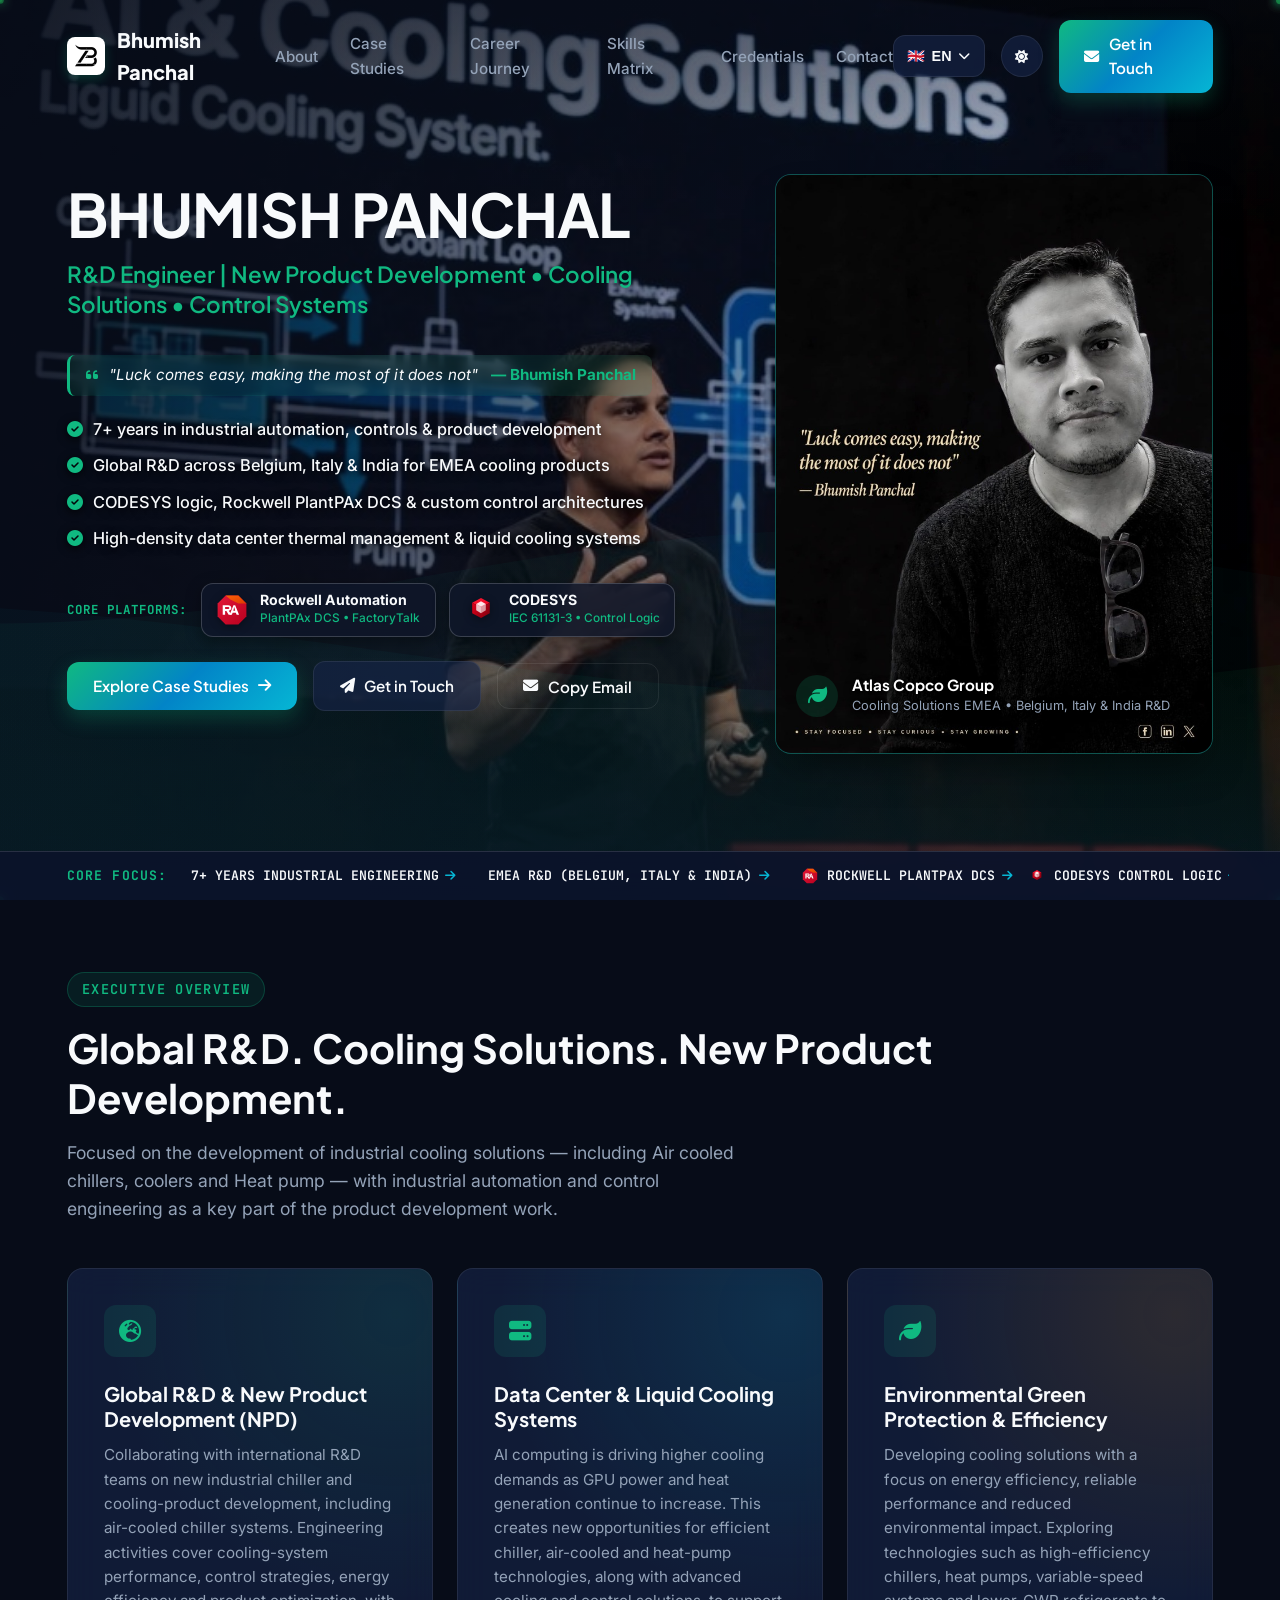
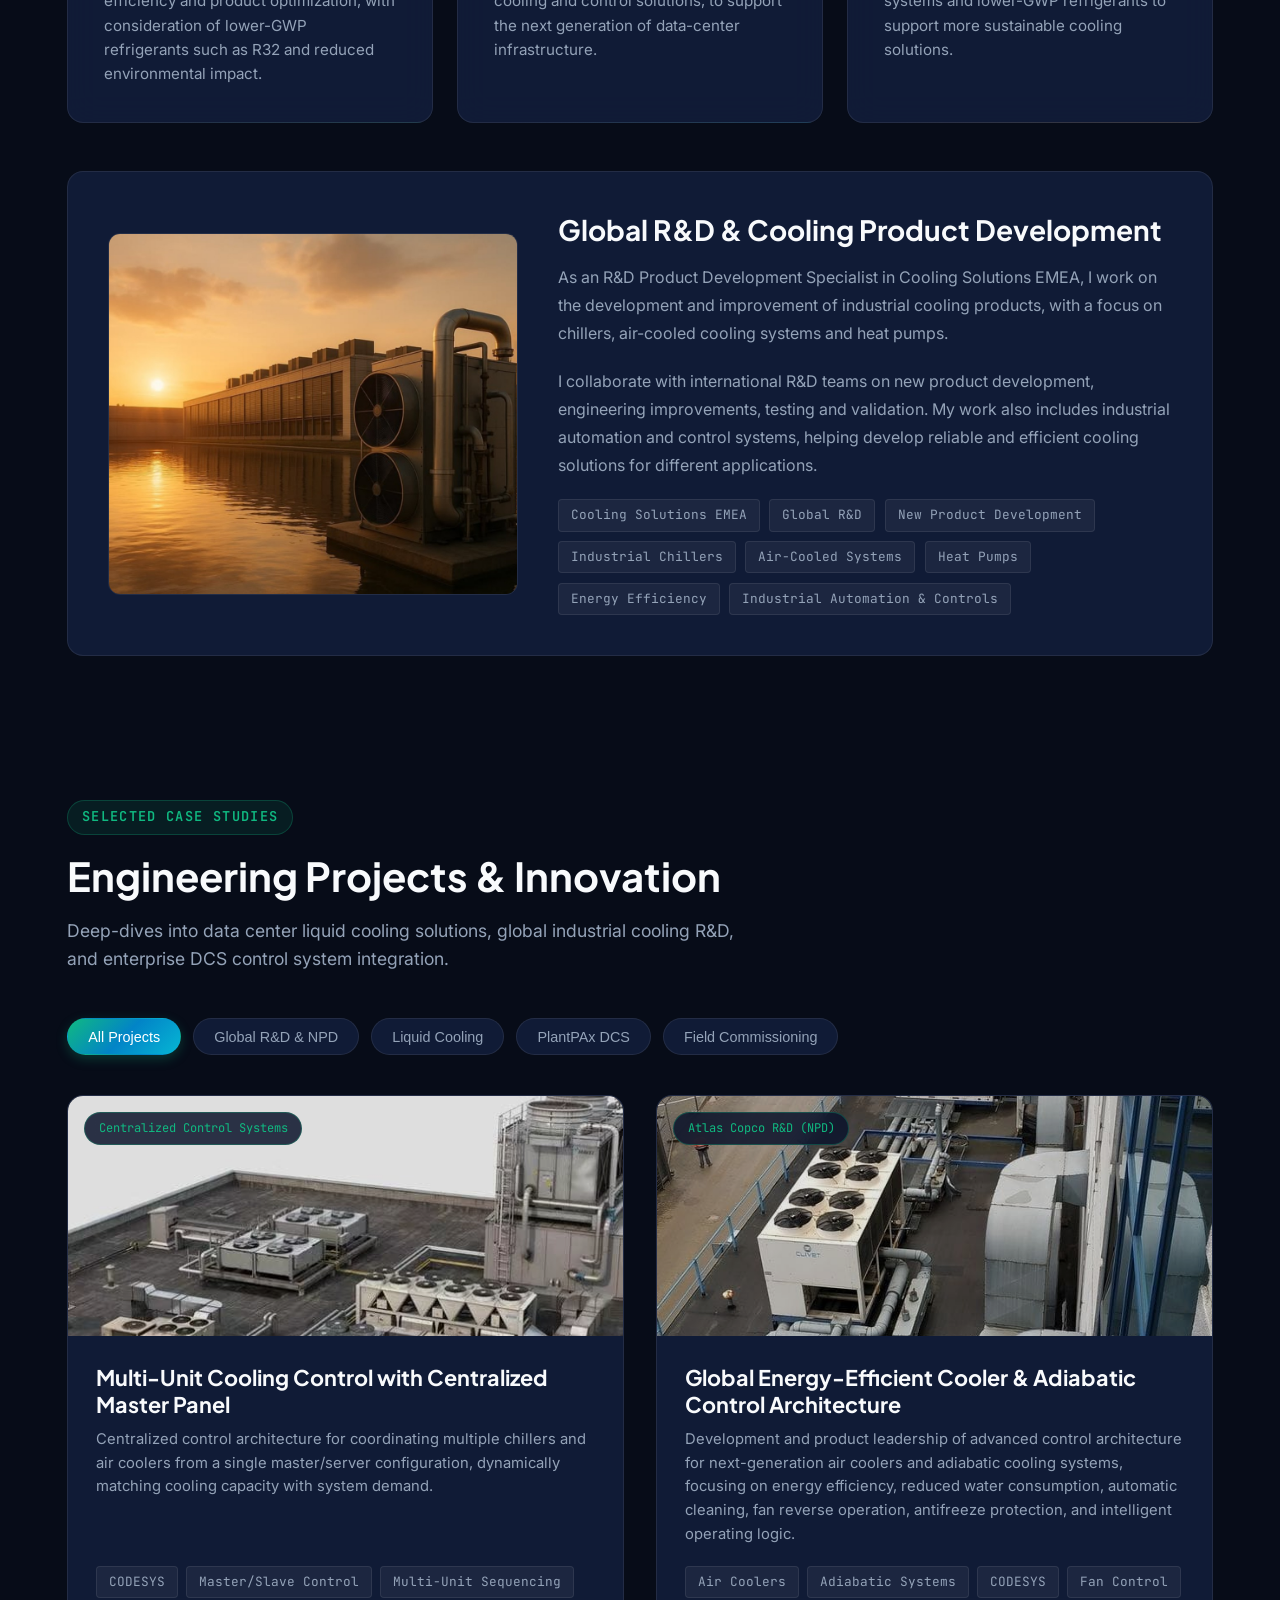
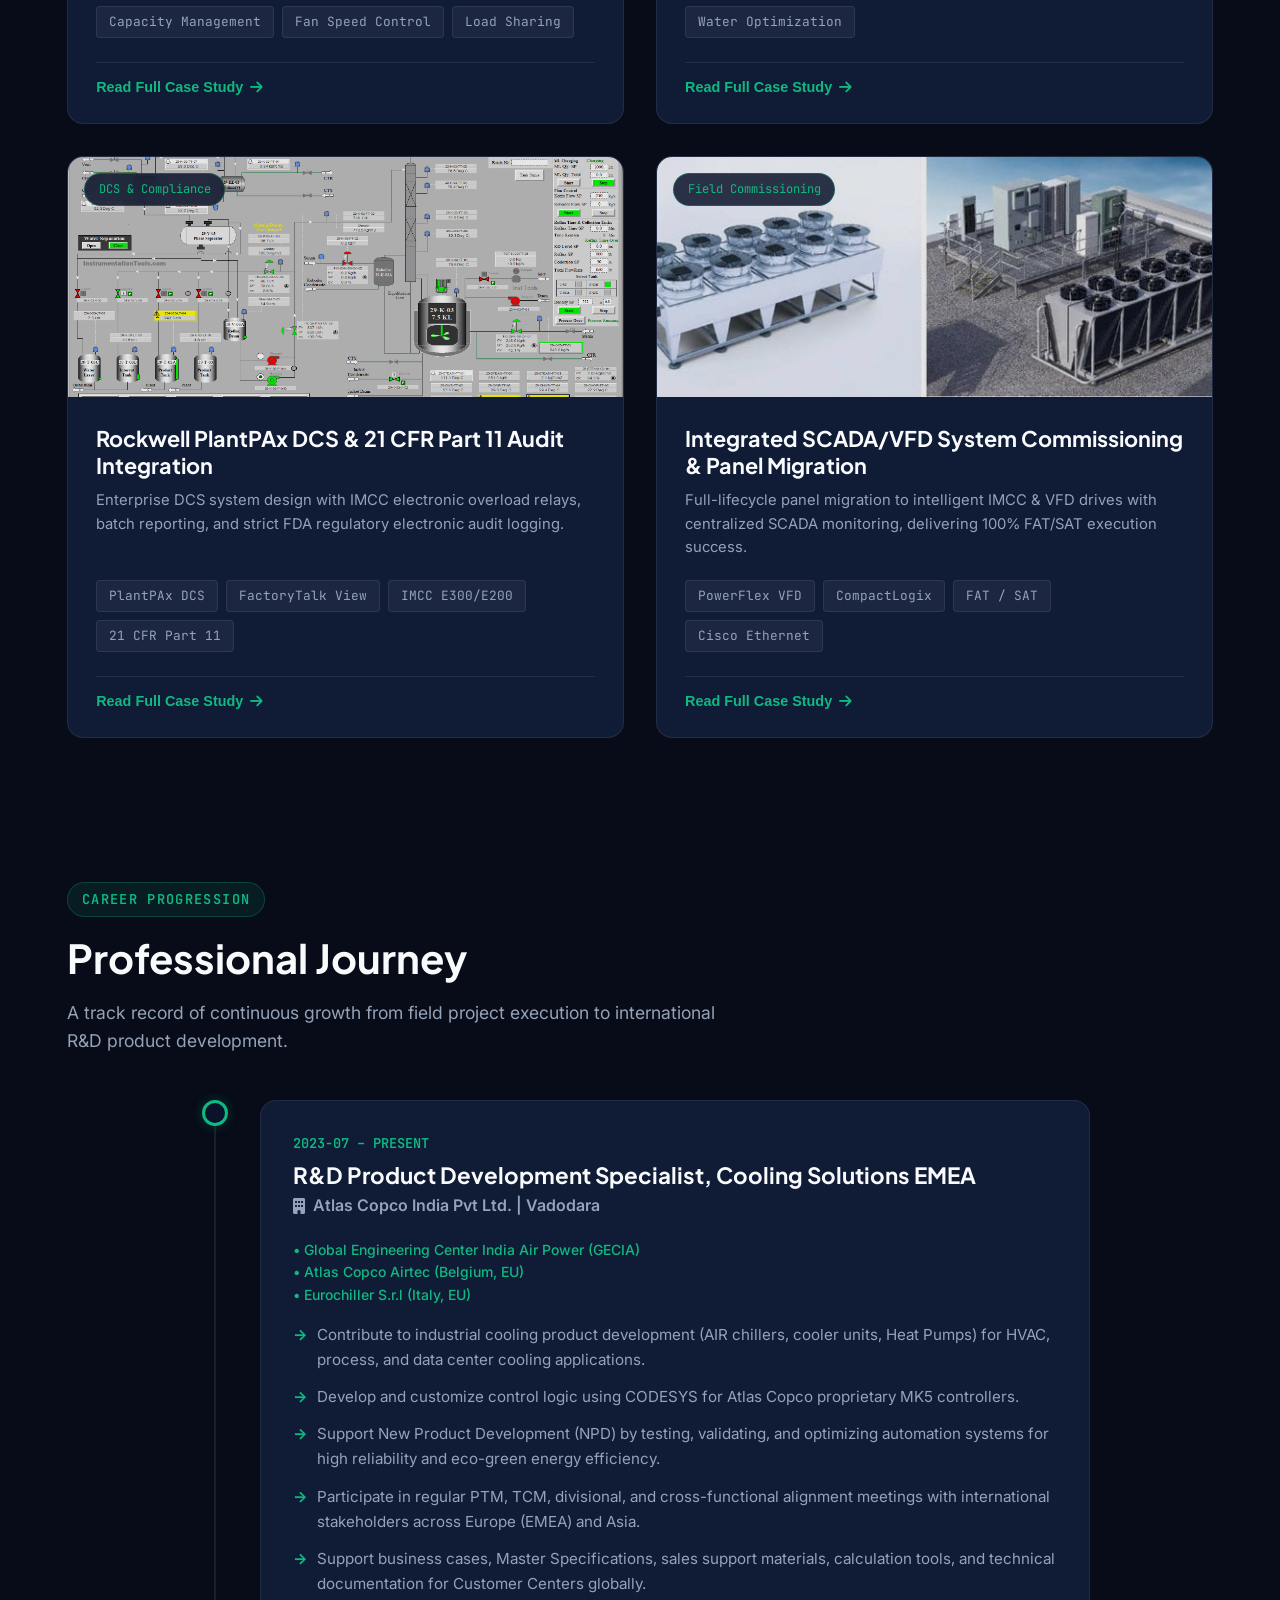
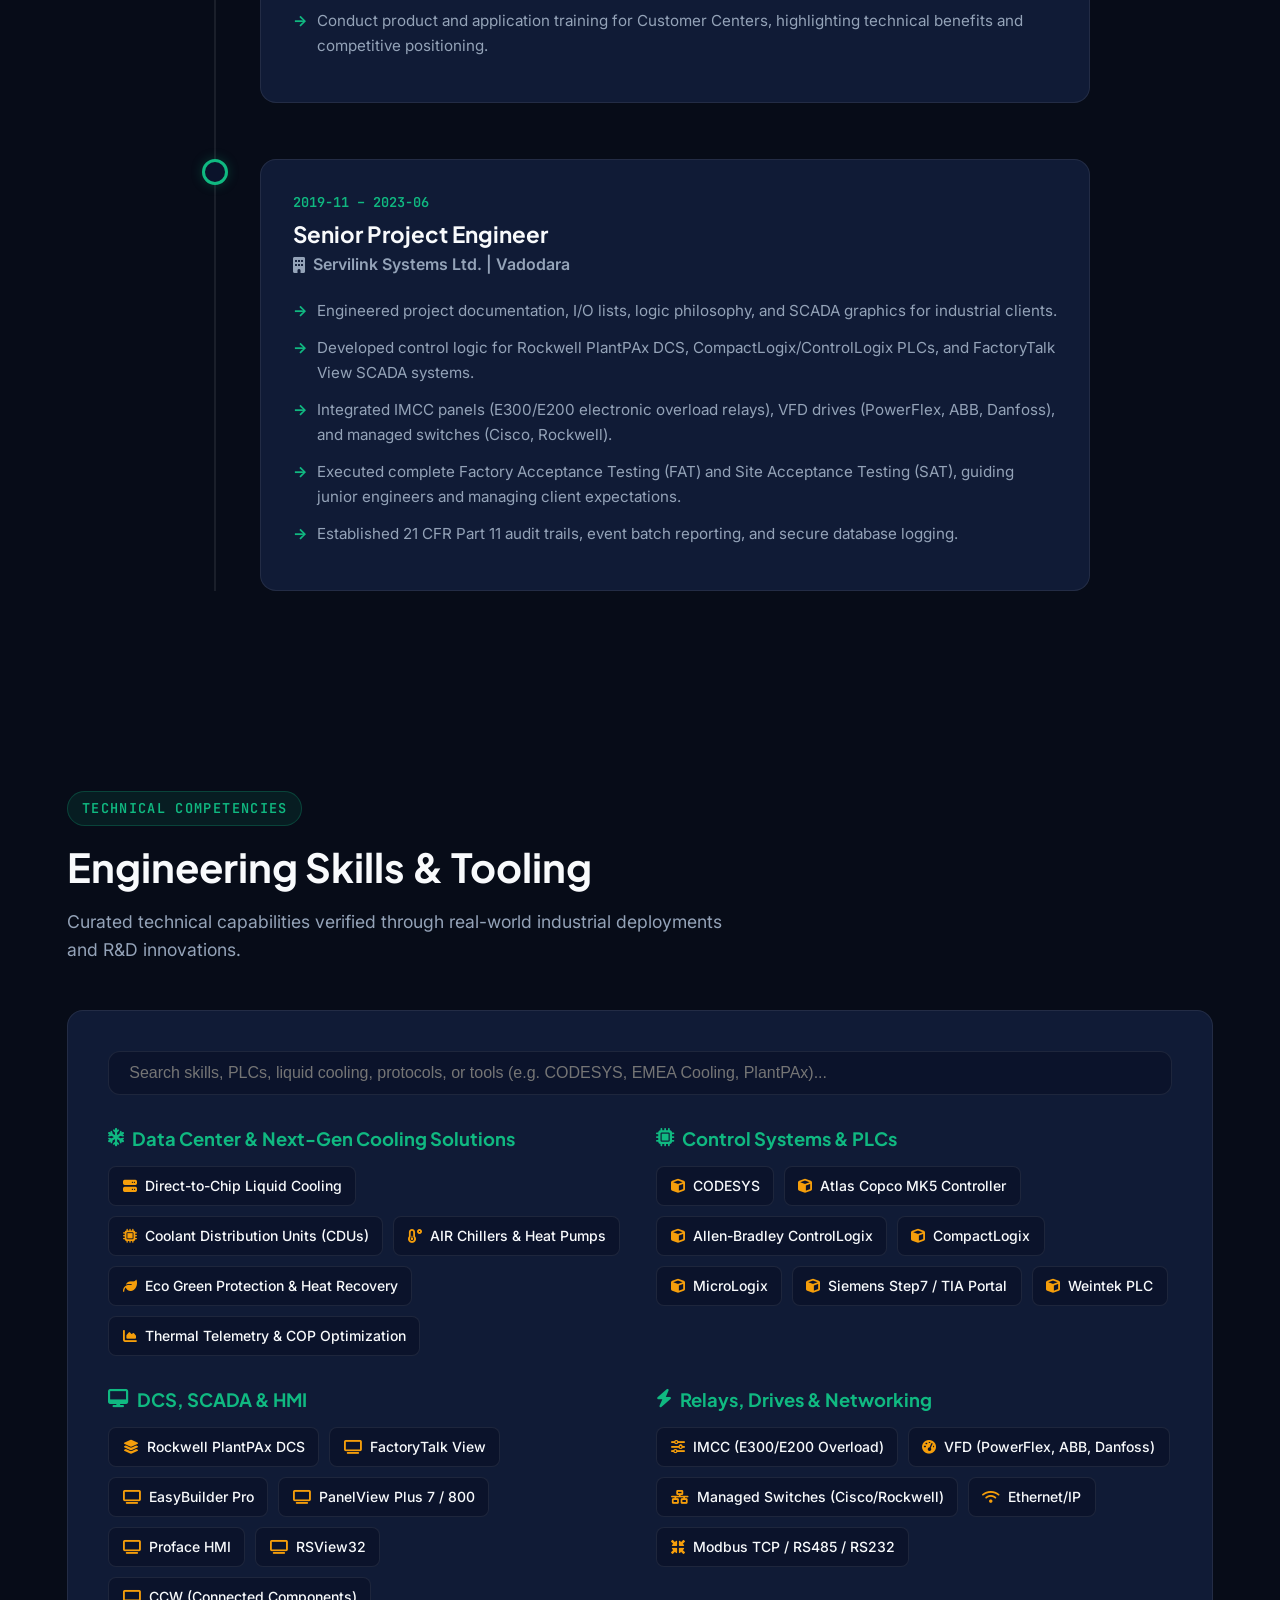
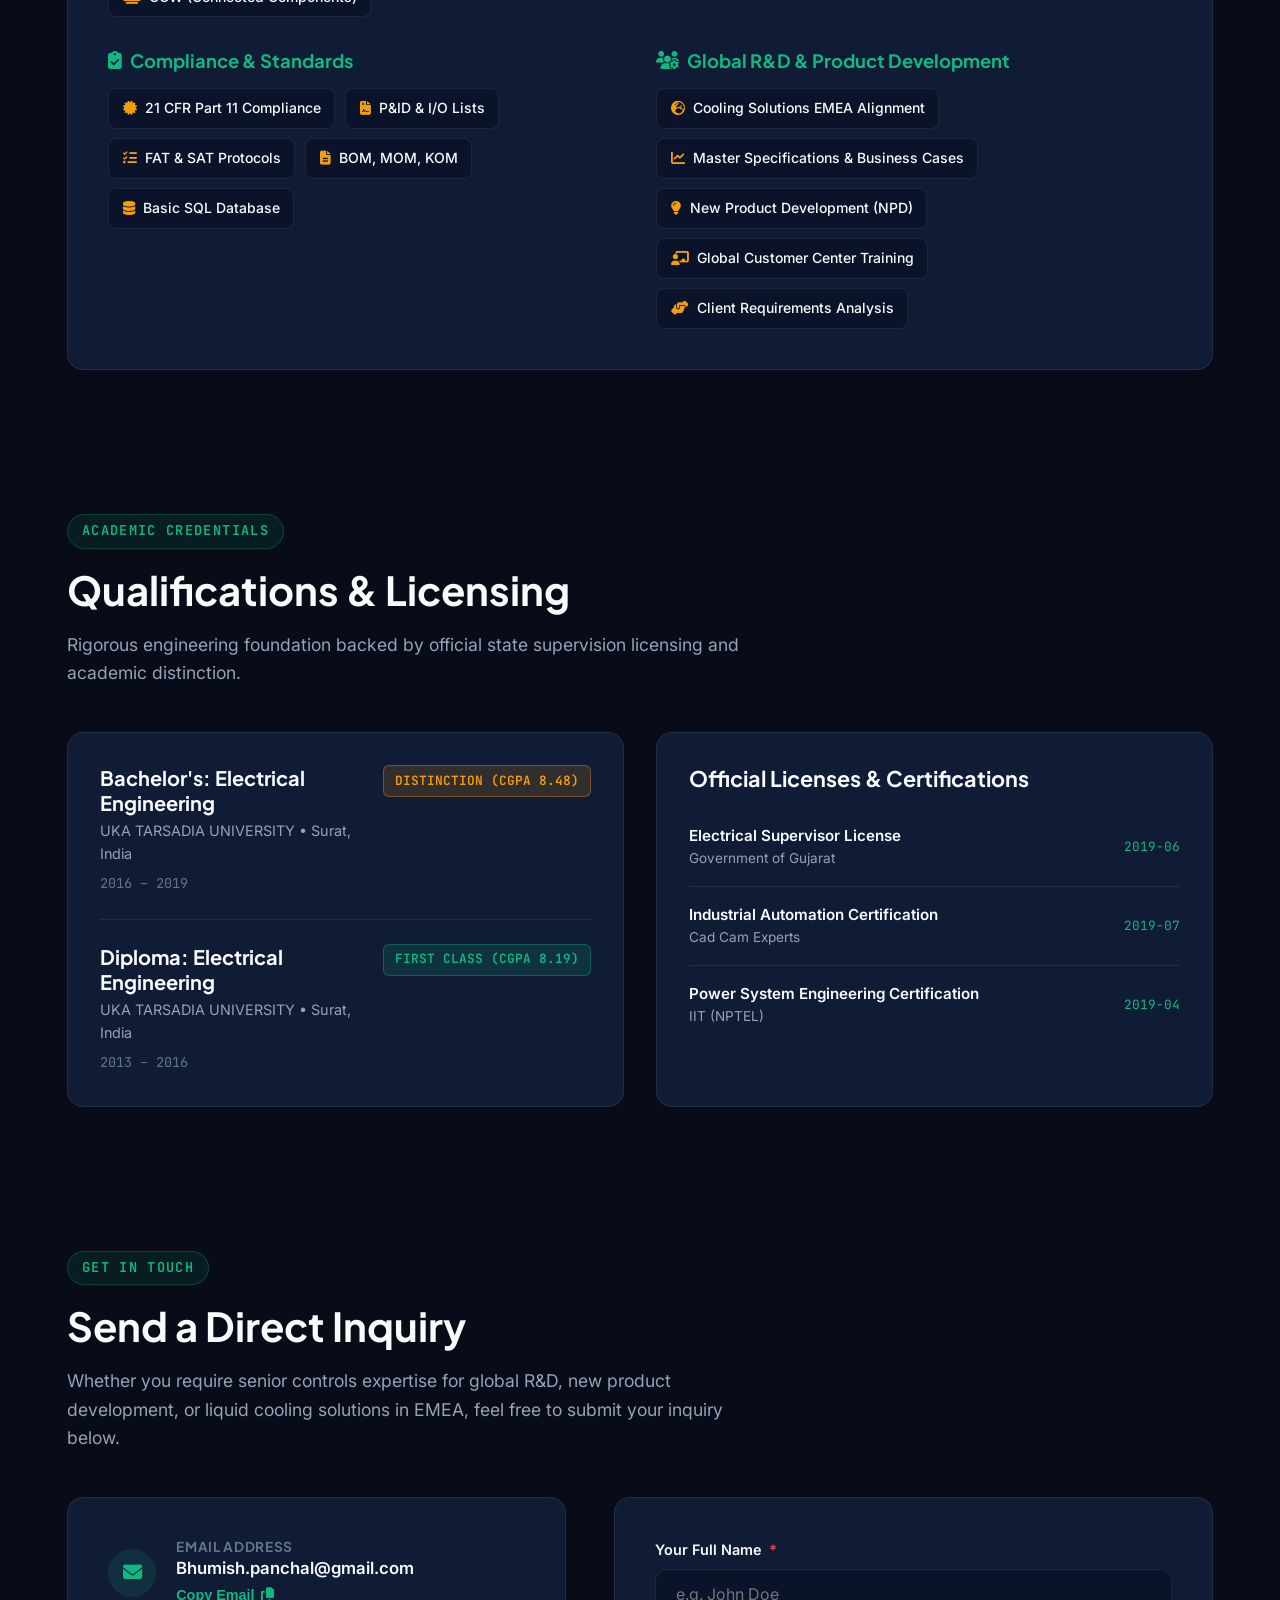
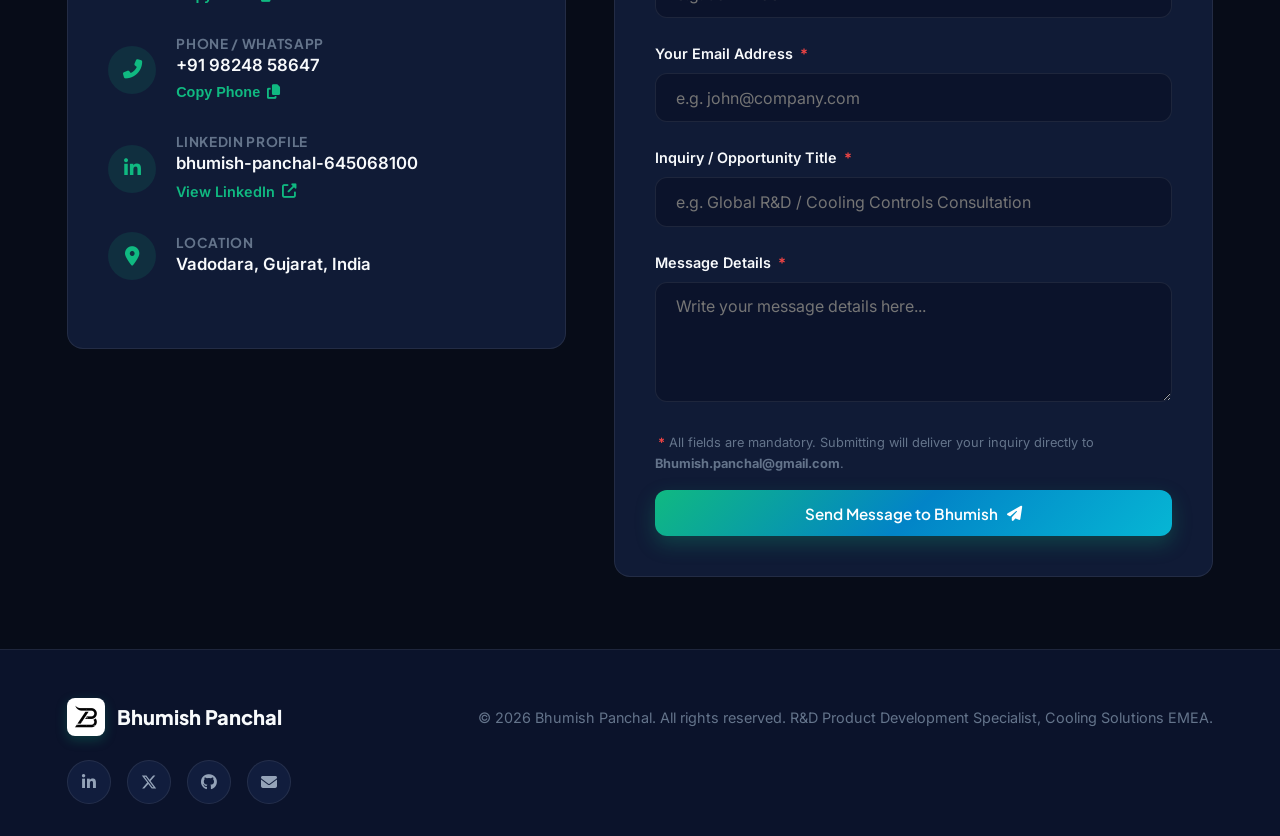
<file: index.html>
<!DOCTYPE html>
<html lang="en" data-theme="dark">
<head>
  <meta charset="UTF-8">
  <meta name="viewport" content="width=device-width, initial-scale=1.0">
  <title>Bhumish Panchal | R&D Product Development Specialist, Cooling Solutions EMEA</title>
  
  <!-- Google Analytics 4 (GA4) -->
  <script async src="https://www.googletagmanager.com/gtag/js?id=G-R9ZR75D1HL"></script>
  <script>
    window.dataLayer = window.dataLayer || [];
    function gtag(){dataLayer.push(arguments);}
    gtag('js', new Date());

    gtag('config', 'G-R9ZR75D1HL');
  </script>

  <!-- Microsoft Clarity Analytics (Heatmaps & Session Replays) -->
  <script type="text/javascript">
    (function(c,l,a,r,i,t,y){
        c[a]=c[a]||function(){(c[a].q=c[a].q||[]).push(arguments)};
        t=l.createElement(r);t.async=1;t.src="https://www.clarity.ms/tag/"+i;
        y=l.getElementsByTagName(r)[0];y.parentNode.insertBefore(t,y);
    })(window, document, "clarity", "script", "yg7cek59s3");
  </script>
  
  <!-- Favicon / Icons (Googlebot-Favicon Compliant: 1:1 Square Multiples) -->
  <link rel="icon" type="image/png" sizes="48x48" href="https://bhumishpanchal.com/assets/favicon-48x48.png">
  <link rel="icon" type="image/png" sizes="96x96" href="https://bhumishpanchal.com/assets/favicon-96x96.png">
  <link rel="icon" type="image/png" sizes="192x192" href="https://bhumishpanchal.com/assets/favicon-192x192.png">
  <link rel="icon" type="image/png" sizes="512x512" href="https://bhumishpanchal.com/assets/bp_logo_favicon.png">
  <link rel="shortcut icon" href="https://bhumishpanchal.com/favicon.ico">
  <link rel="apple-touch-icon" sizes="180x180" href="https://bhumishpanchal.com/assets/apple-touch-icon.png">

  <!-- Primary Page Image & Thumbnail for Google Search Result Snippet -->
  <link rel="image_src" href="https://bhumishpanchal.com/assets/bhumish_ceo_square.jpg">

  <!-- PageMap Metadata for Google Search Snippet Thumbnail -->
  <!--
  <PageMap>
    <DataObject type="thumbnail">
      <Attribute name="src" value="https://bhumishpanchal.com/assets/bhumish_ceo_square.jpg"/>
      <Attribute name="width" value="1000"/>
      <Attribute name="height" value="1000"/>
    </DataObject>
  </PageMap>
  -->

  <!-- SEO Meta Tags -->
  <meta name="description" content="Official Personal Portfolio of Bhumish Panchal - R&D Product Development Specialist specializing in Cooling Solutions EMEA, Industrial Automation, Liquid Cooling Systems, and DCS Systems.">
  <meta name="keywords" content="Bhumish Panchal, Bhumish Panchal Portfolio, Bhumish Panchal Atlas Copco, Bhumish Panchal R&D, Bhumish Panchal Cooling Specialist, Bhumish Panchal Controls Engineer, Bhumish Panchal Vadodara, Bhumish Panchal UKA Tarsadia">
  <meta name="author" content="Bhumish Panchal">
  <meta name="robots" content="index, follow, max-image-preview:large">
  <link rel="canonical" href="https://bhumishpanchal.com/">
  <meta name="google-site-verification" content="google984f4a6a9aee900f" />

  <!-- Open Graph / LinkedIn / Facebook -->
  <meta property="og:type" content="profile">
  <meta property="og:site_name" content="Bhumish Panchal">
  <meta name="application-name" content="Bhumish Panchal">
  <meta property="og:title" content="Bhumish Panchal | R&D Product Development Specialist">
  <meta property="og:description" content="Official Personal Portfolio of Bhumish Panchal - R&D Product Development Specialist specializing in Cooling Solutions EMEA, Industrial Automation, Liquid Cooling Systems, and DCS Systems.">
  <meta property="og:url" content="https://bhumishpanchal.com/">
  <meta property="og:image" content="https://bhumishpanchal.com/assets/bhumish_ceo_square.jpg">
  <meta property="og:image:secure_url" content="https://bhumishpanchal.com/assets/bhumish_ceo_square.jpg">
  <meta property="og:image:type" content="image/jpeg">
  <meta property="og:image:width" content="1000">
  <meta property="og:image:height" content="1000">
  <meta property="og:image:alt" content="Bhumish Panchal - R&D Product Development Specialist">
  <meta property="profile:first_name" content="Bhumish">

  <!-- WebSite Schema for Google Search Site Name -->
  <script type="application/ld+json">
  {
    "@context": "https://schema.org",
    "@type": "WebSite",
    "name": "Bhumish Panchal",
    "alternateName": "Bhumish Panchal Portfolio",
    "url": "https://bhumishpanchal.com/"
  }
  </script>
  <meta property="profile:last_name" content="Panchal">

  <!-- Twitter Card -->
  <meta name="twitter:card" content="summary_large_image">
  <meta name="twitter:title" content="Bhumish Panchal | R&D Product Development Specialist">
  <meta name="twitter:description" content="Official Personal Portfolio of Bhumish Panchal - R&D Product Development Specialist specializing in Cooling Solutions EMEA, Industrial Automation, and Liquid Cooling Systems.">
  <meta name="twitter:image" content="https://bhumishpanchal.com/assets/bhumish_ceo_square.jpg">

  <!-- Structured Data / Google Knowledge Graph (Schema.org JSON-LD) -->
  <script type="application/ld+json">
  {
    "@context": "https://schema.org",
    "@type": "Person",
    "name": "Bhumish Panchal",
    "givenName": "Bhumish",
    "familyName": "Panchal",
    "url": "https://bhumishpanchal.com/",
    "image": "https://bhumishpanchal.com/assets/bhumish_ceo_square.jpg",
    "primaryImageOfPage": "https://bhumishpanchal.com/assets/bhumish_ceo_square.jpg",
    "logo": "https://bhumishpanchal.com/assets/bp_logo_favicon.png",
    "jobTitle": "R&D Product Development Specialist",
    "worksFor": {
      "@type": "Organization",
      "name": "Atlas Copco Group"
    },
    "almaMater": {
      "@type": "EducationalOrganization",
      "name": "UKA Tarsadia University"
    },
    "sameAs": [
      "https://linkedin.com/in/bhumish-panchal-645068100",
      "https://x.com/Bhumish143",
      "https://twitter.com/Bhumish143",
      "https://github.com/Bhumish-Panchal"
    ],
    "knowsAbout": [
      "Industrial Automation",
      "Cooling Solutions EMEA",
      "R&D Product Development",
      "Data Center & Liquid Cooling",
      "CODESYS",
      "Rockwell PlantPAx DCS",
      "PLC Programming"
    ]
  }
  </script>

  <!-- Cache Control Meta Tags to ensure immediate update delivery -->
  <meta http-equiv="Cache-Control" content="no-cache, no-store, must-revalidate">
  <meta http-equiv="Pragma" content="no-cache">
  <meta http-equiv="Expires" content="0">

  <!-- Font Awesome Icons -->
  <link rel="stylesheet" href="https://cdnjs.cloudflare.com/ajax/libs/font-awesome/6.5.1/css/all.min.css">

  <!-- Custom Stylesheet with Cache Busting -->
  <link rel="stylesheet" href="styles.css?v=2.0.2">
</head>
<body>

  <!-- Navigation Bar -->
  <header class="navbar">
    <div class="container nav-container">
      <a href="#hero" class="brand-logo">
        <img src="assets/bp_logo_favicon.png" alt="BP Logo" class="brand-icon-img" itemprop="logo">
        <span>Bhumish Panchal</span>
      </a>

      <nav>
        <ul class="nav-links">
          <li><a href="#about" class="nav-link">About</a></li>
          <li><a href="#projects" class="nav-link">Case Studies</a></li>
          <li><a href="#timeline" class="nav-link">Career Journey</a></li>
          <li><a href="#skills" class="nav-link">Skills Matrix</a></li>
          <li><a href="#education" class="nav-link">Credentials</a></li>
          <li><a href="#contact" class="nav-link">Contact</a></li>
        </ul>
      </nav>

      <div class="nav-actions">
        <!-- Interactive European Language Selector -->
        <div class="lang-selector-wrapper">
          <button id="langSelectBtn" class="lang-select-btn" aria-label="Select Language">
            <span id="currentLangFlag">🇬🇧</span>
            <span id="currentLangCode">EN</span>
            <i class="fas fa-chevron-down"></i>
          </button>
          <div id="langDropdown" class="lang-dropdown" aria-hidden="true">
            <button class="lang-option" data-lang="en" data-flag="🇬🇧" data-code="EN">
              <span>🇬🇧</span> English
            </button>
            <button class="lang-option" data-lang="it" data-flag="🇮🇹" data-code="IT">
              <span>🇮🇹</span> Italiano
            </button>
            <button class="lang-option" data-lang="fr" data-flag="🇫🇷" data-code="FR">
              <span>🇫🇷</span> Français
            </button>
            <button class="lang-option" data-lang="de" data-flag="🇩🇪" data-code="DE">
              <span>🇩🇪</span> Deutsch
            </button>
            <button class="lang-option" data-lang="nl" data-flag="🇳🇱" data-code="NL">
              <span>🇳🇱</span> Nederlands
            </button>
            <button class="lang-option" data-lang="es" data-flag="🇪🇸" data-code="ES">
              <span>🇪🇸</span> Español
            </button>
          </div>
        </div>

        <button id="themeToggleBtn" class="theme-toggle" aria-label="Toggle Theme">
          <i class="fas fa-sun"></i>
        </button>
        <a href="#contact" class="btn btn-primary">
          <i class="fas fa-envelope"></i>
          <span>Get in Touch</span>
        </a>
        <button class="mobile-toggle" aria-label="Open Menu">
          <i class="fas fa-bars"></i>
        </button>
      </div>
    </div>
  </header>

  <!-- Hero Section with Gogo-Inspired Full-Bleed Stage Background & Bottom Bar -->
  <section id="hero" class="hero">
    <!-- Full-Bleed Dark Stage Atmosphere Background Overlay -->
    <div class="hero-bg-overlay"></div>

    <!-- Animated Eco-Green Protection & Industrial Cooling Canvas -->
    <canvas id="ecoCoolingCanvas" class="hero-eco-canvas"></canvas>

    <div class="container hero-grid">
      <!-- Left Column: High-Impact Gogo-Style Intro -->
      <div class="hero-content">
        <h1 class="hero-name">BHUMISH PANCHAL</h1>
        <h2 class="hero-subhead">R&D Engineer | New Product Development • Cooling Solutions • Control Systems</h2>

        <!-- Personal Signature Quote -->
        <div class="hero-signature-quote">
          <i class="fas fa-quote-left quote-icon"></i>
          <span class="quote-text">"Luck comes easy, making the most of it does not"</span>
          <span class="quote-author">— Bhumish Panchal</span>
        </div>

        <!-- Gogo-Style Clean Key Highlight Bullets -->
        <ul class="hero-highlights-list">
          <li><i class="fas fa-check-circle"></i> 7+ years in industrial automation, controls & product development</li>
          <li><i class="fas fa-check-circle"></i> Global R&D across Belgium, Italy & India for EMEA cooling products</li>
          <li><i class="fas fa-check-circle"></i> CODESYS logic, Rockwell PlantPAx DCS & custom control architectures</li>
          <li><i class="fas fa-check-circle"></i> High-density data center thermal management & liquid cooling systems</li>
        </ul>

        <!-- Core Automation Platforms Badge Strip -->
        <div class="hero-platforms-strip">
          <span class="platforms-label">CORE PLATFORMS:</span>
          <div class="platform-badge platform-badge-rockwell">
            <img src="assets/rockwell_logo.svg" alt="Rockwell Automation Logo" class="platform-logo-img">
            <div class="platform-info">
              <span class="platform-name">Rockwell Automation</span>
              <span class="platform-sub">PlantPAx DCS • FactoryTalk</span>
            </div>
          </div>
          <div class="platform-badge platform-badge-codesys">
            <img src="assets/codesys_logo.svg" alt="CODESYS Logo" class="platform-logo-img">
            <div class="platform-info">
              <span class="platform-name">CODESYS</span>
              <span class="platform-sub">IEC 61131-3 • Control Logic</span>
            </div>
          </div>
        </div>

        <div class="hero-cta">
          <a href="#projects" class="btn btn-primary">
            <span>Explore Case Studies</span>
            <i class="fas fa-arrow-right"></i>
          </a>
          <a href="#contact" class="btn btn-secondary">
            <i class="fas fa-paper-plane"></i>
            <span>Get in Touch</span>
          </a>
          <button class="btn btn-outline copy-btn" data-copy="Bhumish.panchal@gmail.com">
            <i class="fas fa-envelope"></i>
            <span>Copy Email</span>
          </button>
        </div>
      </div>

      <!-- Right Column: Front Executive Card -->
      <div class="hero-image-wrapper">
        <div class="hero-image-card">
          <img src="assets/bhumish_ceo_portrait.jpg" alt="Bhumish Panchal - R&D Product Development Specialist, Cooling Solutions EMEA" class="hero-img" itemprop="image">
          <div class="hero-badge-floating">
            <div class="badge-icon">
              <i class="fas fa-leaf"></i>
            </div>
            <div class="badge-text">
              <h4>Atlas Copco Group</h4>
              <p>Cooling Solutions EMEA • Belgium, Italy & India R&D</p>
            </div>
          </div>
        </div>
      </div>
    </div>

    <!-- Gogo-Style Bottom Horizontal Credibility & Solutions Bar -->
    <div class="hero-bottom-bar">
      <div class="container hero-bar-container">
        <span class="bar-title">CORE FOCUS:</span>
        <div class="bar-items">
          <a href="#about" class="bar-item">7+ YEARS INDUSTRIAL ENGINEERING <i class="fas fa-arrow-right"></i></a>
          <a href="#about" class="bar-item">EMEA R&D (BELGIUM, ITALY & INDIA) <i class="fas fa-arrow-right"></i></a>
          <a href="#skills" class="bar-item"><img src="assets/rockwell_logo.svg" alt="Rockwell" class="bar-icon-logo"> ROCKWELL PLANTPAX DCS <i class="fas fa-arrow-right"></i></a>
          <a href="#skills" class="bar-item"><img src="assets/codesys_logo.svg" alt="CODESYS" class="bar-icon-logo"> CODESYS CONTROL LOGIC <i class="fas fa-arrow-right"></i></a>
          <a href="#projects" class="bar-item">LIQUID COOLING SYSTEMS <i class="fas fa-arrow-right"></i></a>
        </div>
      </div>
    </div>
  </section>

  <!-- Executive Pillars / About Me -->
  <section id="about" class="section">
    <div class="container">
      <div class="section-tag">EXECUTIVE OVERVIEW</div>
      <h2 class="section-title">Global R&D. Cooling Solutions. New Product Development.</h2>
      <p class="section-subtitle">
        Focused on the development of industrial cooling solutions — including Air cooled chillers, coolers and Heat pump — with industrial automation and control engineering as a key part of the product development work.
      </p>

      <div class="pillars-grid">
        <div class="pillar-card pillar-card-npd">
          <div class="pillar-icon">
            <i class="fas fa-globe-europe"></i>
          </div>
          <h3 class="pillar-title">Global R&D & New Product Development (NPD)</h3>
          <p class="pillar-desc">
            Collaborating with international R&D teams on new industrial chiller and cooling-product development, including air-cooled chiller systems. Engineering activities cover cooling-system performance, control strategies, energy efficiency and product optimization, with consideration of lower-GWP refrigerants such as R32 and reduced environmental impact.
          </p>
        </div>

        <div class="pillar-card pillar-card-datacenter">
          <div class="pillar-icon">
            <i class="fas fa-server"></i>
          </div>
          <h3 class="pillar-title">Data Center & Liquid Cooling Systems</h3>
          <p class="pillar-desc">
            AI computing is driving higher cooling demands as GPU power and heat generation continue to increase. This creates new opportunities for efficient chiller, air-cooled and heat-pump technologies, along with advanced cooling and control solutions, to support the next generation of data-center infrastructure.
          </p>
        </div>

        <div class="pillar-card pillar-card-green">
          <div class="pillar-icon">
            <i class="fas fa-leaf"></i>
          </div>
          <h3 class="pillar-title">Environmental Green Protection & Efficiency</h3>
          <p class="pillar-desc">
            Developing cooling solutions with a focus on energy efficiency, reliable performance and reduced environmental impact. Exploring technologies such as high-efficiency chillers, heat pumps, variable-speed systems and lower-GWP refrigerants to support more sustainable cooling solutions.
          </p>
        </div>
      </div>

      <!-- Story Spotlight Card -->
      <div class="executive-story-box">
        <div class="story-img-container">
          <img src="assets/industrial_chiller_sunset.jpg" alt="Industrial Cooling Chiller System & Sustainable Thermal Management" class="story-img">
        </div>
        <div class="story-content">
          <h3>Global R&D & Cooling Product Development</h3>
          <p>
            As an R&D Product Development Specialist in Cooling Solutions EMEA, I work on the development and improvement of industrial cooling products, with a focus on chillers, air-cooled cooling systems and heat pumps.
          </p>
          <p>
            I collaborate with international R&D teams on new product development, engineering improvements, testing and validation. My work also includes industrial automation and control systems, helping develop reliable and efficient cooling solutions for different applications.
          </p>
          <div class="story-tags">
            <span class="chip">Cooling Solutions EMEA</span>
            <span class="chip">Global R&D</span>
            <span class="chip">New Product Development</span>
            <span class="chip">Industrial Chillers</span>
            <span class="chip">Air-Cooled Systems</span>
            <span class="chip">Heat Pumps</span>
            <span class="chip">Energy Efficiency</span>
            <span class="chip">Industrial Automation & Controls</span>
          </div>
        </div>
      </div>
    </div>
  </section>

  <!-- Selected Case Studies -->
  <section id="projects" class="section">
    <div class="container">
      <div class="section-tag">SELECTED CASE STUDIES</div>
      <h2 class="section-title">Engineering Projects & Innovation</h2>
      <p class="section-subtitle">
        Deep-dives into data center liquid cooling solutions, global industrial cooling R&D, and enterprise DCS control system integration.
      </p>

      <div class="case-study-filters">
        <button class="filter-btn active" data-filter="all">All Projects</button>
        <button class="filter-btn" data-filter="rnd">Global R&D & NPD</button>
        <button class="filter-btn" data-filter="aiserver">Liquid Cooling</button>
        <button class="filter-btn" data-filter="dcs">PlantPAx DCS</button>
        <button class="filter-btn" data-filter="field">Field Commissioning</button>
      </div>

      <div class="projects-grid">
        <!-- Project 1: Multi-Unit Cooling Control with Centralized Master Panel -->
        <div class="project-card" data-category="aiserver">
          <div class="project-img-wrapper">
            <img src="assets/chiller_plant_rooftop_layout.jpg" alt="Multi-Unit Cooling Control with Centralized Master Panel" class="project-img">
            <span class="project-category-badge">Centralized Control Systems</span>
          </div>
          <div class="project-body">
            <h3 class="project-title">Multi-Unit Cooling Control with Centralized Master Panel</h3>
            <p class="project-summary">
              Centralized control architecture for coordinating multiple chillers and air coolers from a single master/server configuration, dynamically matching cooling capacity with system demand.
            </p>
            <div class="project-tech-list">
              <span class="chip">CODESYS</span>
              <span class="chip">Master/Slave Control</span>
              <span class="chip">Multi-Unit Sequencing</span>
              <span class="chip">Capacity Management</span>
              <span class="chip">Fan Speed Control</span>
              <span class="chip">Load Sharing</span>
            </div>
            <div class="project-footer">
              <button class="btn-link open-modal-btn" data-case="ai-server-cooling">
                <span>Read Full Case Study</span>
                <i class="fas fa-arrow-right"></i>
              </button>
            </div>
          </div>
        </div>

        <!-- Project 2: Global Energy-Efficient Cooler & Adiabatic Control Architecture -->
        <div class="project-card" data-category="rnd">
          <div class="project-img-wrapper">
            <img src="assets/chiller_rooftop_clivet.jpg" alt="Global Energy-Efficient Cooler & Adiabatic Control Architecture" class="project-img">
            <span class="project-category-badge">Atlas Copco R&D (NPD)</span>
          </div>
          <div class="project-body">
            <h3 class="project-title">Global Energy-Efficient Cooler & Adiabatic Control Architecture</h3>
            <p class="project-summary">
              Development and product leadership of advanced control architecture for next-generation air coolers and adiabatic cooling systems, focusing on energy efficiency, reduced water consumption, automatic cleaning, fan reverse operation, antifreeze protection, and intelligent operating logic.
            </p>
            <div class="project-tech-list">
              <span class="chip">Air Coolers</span>
              <span class="chip">Adiabatic Systems</span>
              <span class="chip">CODESYS</span>
              <span class="chip">Fan Control</span>
              <span class="chip">Water Optimization</span>
            </div>
            <div class="project-footer">
              <button class="btn-link open-modal-btn" data-case="cooling-rnd">
                <span>Read Full Case Study</span>
                <i class="fas fa-arrow-right"></i>
              </button>
            </div>
          </div>
        </div>

        <!-- Project 3: PlantPAx DCS -->
        <div class="project-card" data-category="dcs">
          <div class="project-img-wrapper">
            <img src="assets/plantpax_dcs_hmi.png" alt="Rockwell PlantPAx DCS HMI System Screen" class="project-img">
            <span class="project-category-badge">DCS & Compliance</span>
          </div>
          <div class="project-body">
            <h3 class="project-title">Rockwell PlantPAx DCS & 21 CFR Part 11 Audit Integration</h3>
            <p class="project-summary">
              Enterprise DCS system design with IMCC electronic overload relays, batch reporting, and strict FDA regulatory electronic audit logging.
            </p>
            <div class="project-tech-list">
              <span class="chip">PlantPAx DCS</span>
              <span class="chip">FactoryTalk View</span>
              <span class="chip">IMCC E300/E200</span>
              <span class="chip">21 CFR Part 11</span>
            </div>
            <div class="project-footer">
              <button class="btn-link open-modal-btn" data-case="plantpax-dcs">
                <span>Read Full Case Study</span>
                <i class="fas fa-arrow-right"></i>
              </button>
            </div>
          </div>
        </div>

        <!-- Project 4: SCADA/VFD Commissioning -->
        <div class="project-card" data-category="field">
          <div class="project-img-wrapper">
            <img src="assets/dry_cooler_heatpump_system.jpg" alt="Industrial Dry Cooler & Heat Pump System" class="project-img">
            <span class="project-category-badge">Field Commissioning</span>
          </div>
          <div class="project-body">
            <h3 class="project-title">Integrated SCADA/VFD System Commissioning & Panel Migration</h3>
            <p class="project-summary">
              Full-lifecycle panel migration to intelligent IMCC & VFD drives with centralized SCADA monitoring, delivering 100% FAT/SAT execution success.
            </p>
            <div class="project-tech-list">
              <span class="chip">PowerFlex VFD</span>
              <span class="chip">CompactLogix</span>
              <span class="chip">FAT / SAT</span>
              <span class="chip">Cisco Ethernet</span>
            </div>
            <div class="project-footer">
              <button class="btn-link open-modal-btn" data-case="scada-vfd-commissioning">
                <span>Read Full Case Study</span>
                <i class="fas fa-arrow-right"></i>
              </button>
            </div>
          </div>
        </div>
      </div>
    </div>
  </section>

  <!-- Interactive Modal for Case Studies -->
  <div id="caseStudyModal" class="modal-overlay" aria-hidden="true">
    <div class="modal-container">
      <button id="modalCloseBtn" class="modal-close" aria-label="Close modal">
        <i class="fas fa-times"></i>
      </button>

      <div class="modal-header">
        <span id="modalCategory" class="section-tag">Category</span>
        <h3 id="modalTitle" class="modal-title">Project Title</h3>
        <p id="modalClient" class="text-gradient" style="font-weight: 600;">Client / Entity</p>
      </div>

      <div class="modal-section">
        <h4><i class="fas fa-user-tag"></i> Engineering Role</h4>
        <p id="modalRole">Role Title</p>
      </div>

      <div class="modal-section">
        <h4><i class="fas fa-globe"></i> Project Context</h4>
        <p id="modalContext">Context details...</p>
      </div>

      <div class="modal-section">
        <h4><i class="fas fa-exclamation-triangle"></i> Objective & Challenge</h4>
        <p id="modalProblem">Problem details...</p>
      </div>

      <div class="modal-section">
        <h4><i class="fas fa-tasks"></i> Key Responsibilities</h4>
        <ul id="modalResponsibilities"></ul>
      </div>

      <div class="modal-section">
        <h4><i class="fas fa-microchip"></i> Technology Stack</h4>
        <div id="modalTechStack" class="story-tags"></div>
      </div>

      <div class="modal-section">
        <h4><i class="fas fa-trophy"></i> Measurable Impact & Outcome</h4>
        <p id="modalOutcome">Outcome details...</p>
      </div>
    </div>
  </div>

  <!-- Timeline / Career Journey -->
  <section id="timeline" class="section">
    <div class="container">
      <div class="section-tag">CAREER PROGRESSION</div>
      <h2 class="section-title">Professional Journey</h2>
      <p class="section-subtitle">
        A track record of continuous growth from field project execution to international R&D product development.
      </p>

      <div class="timeline">
        <!-- Role 1 -->
        <div class="timeline-item">
          <div class="timeline-dot"></div>
          <div class="timeline-content">
            <div class="timeline-date">2023-07 – PRESENT</div>
            <h3 class="timeline-role">R&D Product Development Specialist, Cooling Solutions EMEA</h3>
            <div class="timeline-company">
              <i class="fas fa-building"></i>
              <span>Atlas Copco India Pvt Ltd. | Vadodara</span>
            </div>
            <p style="color: var(--accent-emerald); font-size: 0.875rem; margin-bottom: 1rem; font-weight: 500;">
              • Global Engineering Center India Air Power (GECIA)<br>
              • Atlas Copco Airtec (Belgium, EU)<br>
              • Eurochiller S.r.l (Italy, EU)
            </p>
            <ul class="timeline-bullets">
              <li>Contribute to industrial cooling product development (AIR chillers, cooler units, Heat Pumps) for HVAC, process, and data center cooling applications.</li>
              <li>Develop and customize control logic using CODESYS for Atlas Copco proprietary MK5 controllers.</li>
              <li>Support New Product Development (NPD) by testing, validating, and optimizing automation systems for high reliability and eco-green energy efficiency.</li>
              <li>Participate in regular PTM, TCM, divisional, and cross-functional alignment meetings with international stakeholders across Europe (EMEA) and Asia.</li>
              <li>Support business cases, Master Specifications, sales support materials, calculation tools, and technical documentation for Customer Centers globally.</li>
              <li>Conduct product and application training for Customer Centers, highlighting technical benefits and competitive positioning.</li>
            </ul>
          </div>
        </div>

        <!-- Role 2 -->
        <div class="timeline-item">
          <div class="timeline-dot"></div>
          <div class="timeline-content">
            <div class="timeline-date">2019-11 – 2023-06</div>
            <h3 class="timeline-role">Senior Project Engineer</h3>
            <div class="timeline-company">
              <i class="fas fa-building"></i>
              <span>Servilink Systems Ltd. | Vadodara</span>
            </div>
            <ul class="timeline-bullets">
              <li>Engineered project documentation, I/O lists, logic philosophy, and SCADA graphics for industrial clients.</li>
              <li>Developed control logic for Rockwell PlantPAx DCS, CompactLogix/ControlLogix PLCs, and FactoryTalk View SCADA systems.</li>
              <li>Integrated IMCC panels (E300/E200 electronic overload relays), VFD drives (PowerFlex, ABB, Danfoss), and managed switches (Cisco, Rockwell).</li>
              <li>Executed complete Factory Acceptance Testing (FAT) and Site Acceptance Testing (SAT), guiding junior engineers and managing client expectations.</li>
              <li>Established 21 CFR Part 11 audit trails, event batch reporting, and secure database logging.</li>
            </ul>
          </div>
        </div>
      </div>
    </div>
  </section>

  <!-- Technical Competencies Matrix -->
  <section id="skills" class="section">
    <div class="container">
      <div class="section-tag">TECHNICAL COMPETENCIES</div>
      <h2 class="section-title">Engineering Skills & Tooling</h2>
      <p class="section-subtitle">
        Curated technical capabilities verified through real-world industrial deployments and R&D innovations.
      </p>

      <div class="skills-container">
        <div class="skills-search-bar">
          <input type="text" id="skillSearchInput" class="skills-input" placeholder="Search skills, PLCs, liquid cooling, protocols, or tools (e.g. CODESYS, EMEA Cooling, PlantPAx)...">
        </div>

        <div class="skills-categories-grid">
          <!-- Category 1: Data Center & Next-Gen Cooling -->
          <div class="skill-category-box">
            <h4><i class="fas fa-snowflake"></i> Data Center & Next-Gen Cooling Solutions</h4>
            <div class="skill-pills-wrap">
              <div class="skill-pill"><i class="fas fa-server"></i> Direct-to-Chip Liquid Cooling</div>
              <div class="skill-pill"><i class="fas fa-microchip"></i> Coolant Distribution Units (CDUs)</div>
              <div class="skill-pill"><i class="fas fa-temperature-low"></i> AIR Chillers & Heat Pumps</div>
              <div class="skill-pill"><i class="fas fa-leaf"></i> Eco Green Protection & Heat Recovery</div>
              <div class="skill-pill"><i class="fas fa-chart-area"></i> Thermal Telemetry & COP Optimization</div>
            </div>
          </div>

          <!-- Category 2: Control Systems -->
          <div class="skill-category-box">
            <h4><i class="fas fa-microchip"></i> Control Systems & PLCs</h4>
            <div class="skill-pills-wrap">
              <div class="skill-pill"><i class="fas fa-cube"></i> CODESYS</div>
              <div class="skill-pill"><i class="fas fa-cube"></i> Atlas Copco MK5 Controller</div>
              <div class="skill-pill"><i class="fas fa-cube"></i> Allen-Bradley ControlLogix</div>
              <div class="skill-pill"><i class="fas fa-cube"></i> CompactLogix</div>
              <div class="skill-pill"><i class="fas fa-cube"></i> MicroLogix</div>
              <div class="skill-pill"><i class="fas fa-cube"></i> Siemens Step7 / TIA Portal</div>
              <div class="skill-pill"><i class="fas fa-cube"></i> Weintek PLC</div>
            </div>
          </div>

          <!-- Category 3: DCS & SCADA -->
          <div class="skill-category-box">
            <h4><i class="fas fa-desktop"></i> DCS, SCADA & HMI</h4>
            <div class="skill-pills-wrap">
              <div class="skill-pill"><i class="fas fa-layer-group"></i> Rockwell PlantPAx DCS</div>
              <div class="skill-pill"><i class="fas fa-tv"></i> FactoryTalk View</div>
              <div class="skill-pill"><i class="fas fa-tv"></i> EasyBuilder Pro</div>
              <div class="skill-pill"><i class="fas fa-tv"></i> PanelView Plus 7 / 800</div>
              <div class="skill-pill"><i class="fas fa-tv"></i> Proface HMI</div>
              <div class="skill-pill"><i class="fas fa-tv"></i> RSView32</div>
              <div class="skill-pill"><i class="fas fa-tv"></i> CCW (Connected Components)</div>
            </div>
          </div>

          <!-- Category 4: Hardware & Networking -->
          <div class="skill-category-box">
            <h4><i class="fas fa-bolt"></i> Relays, Drives & Networking</h4>
            <div class="skill-pills-wrap">
              <div class="skill-pill"><i class="fas fa-sliders-h"></i> IMCC (E300/E200 Overload)</div>
              <div class="skill-pill"><i class="fas fa-tachometer-alt"></i> VFD (PowerFlex, ABB, Danfoss)</div>
              <div class="skill-pill"><i class="fas fa-network-wired"></i> Managed Switches (Cisco/Rockwell)</div>
              <div class="skill-pill"><i class="fas fa-wifi"></i> Ethernet/IP</div>
              <div class="skill-pill"><i class="fas fa-compress-arrows-alt"></i> Modbus TCP / RS485 / RS232</div>
            </div>
          </div>

          <!-- Category 5: Compliance & Standards -->
          <div class="skill-category-box">
            <h4><i class="fas fa-clipboard-check"></i> Compliance & Standards</h4>
            <div class="skill-pills-wrap">
              <div class="skill-pill"><i class="fas fa-certificate"></i> 21 CFR Part 11 Compliance</div>
              <div class="skill-pill"><i class="fas fa-file-contract"></i> P&ID & I/O Lists</div>
              <div class="skill-pill"><i class="fas fa-tasks"></i> FAT & SAT Protocols</div>
              <div class="skill-pill"><i class="fas fa-file-alt"></i> BOM, MOM, KOM</div>
              <div class="skill-pill"><i class="fas fa-database"></i> Basic SQL Database</div>
            </div>
          </div>

          <!-- Category 6: Global R&D & NPD Leadership -->
          <div class="skill-category-box">
            <h4><i class="fas fa-users-cog"></i> Global R&D & Product Development</h4>
            <div class="skill-pills-wrap">
              <div class="skill-pill"><i class="fas fa-globe-europe"></i> Cooling Solutions EMEA Alignment</div>
              <div class="skill-pill"><i class="fas fa-chart-line"></i> Master Specifications & Business Cases</div>
              <div class="skill-pill"><i class="fas fa-lightbulb"></i> New Product Development (NPD)</div>
              <div class="skill-pill"><i class="fas fa-chalkboard-teacher"></i> Global Customer Center Training</div>
              <div class="skill-pill"><i class="fas fa-hands-helping"></i> Client Requirements Analysis</div>
            </div>
          </div>
        </div>
      </div>
    </div>
  </section>

  <!-- Education & Certifications -->
  <section id="education" class="section">
    <div class="container">
      <div class="section-tag">ACADEMIC CREDENTIALS</div>
      <h2 class="section-title">Qualifications & Licensing</h2>
      <p class="section-subtitle">
        Rigorous engineering foundation backed by official state supervision licensing and academic distinction.
      </p>

      <div class="edu-cert-grid">
        <!-- Academic Degrees -->
        <div class="edu-card">
          <div class="edu-item">
            <div class="edu-header">
              <div class="edu-title-group">
                <h3>Bachelor's: Electrical Engineering</h3>
                <p class="edu-university">UKA TARSADIA UNIVERSITY • Surat, India</p>
              </div>
              <span class="badge-distinction badge-amber">DISTINCTION (CGPA 8.48)</span>
            </div>
            <p class="edu-year">2016 – 2019</p>
          </div>

          <div class="edu-item edu-item-border">
            <div class="edu-header">
              <div class="edu-title-group">
                <h3>Diploma: Electrical Engineering</h3>
                <p class="edu-university">UKA TARSADIA UNIVERSITY • Surat, India</p>
              </div>
              <span class="badge-distinction badge-emerald">FIRST CLASS (CGPA 8.19)</span>
            </div>
            <p class="edu-year">2013 – 2016</p>
          </div>
        </div>

        <!-- Official Certifications -->
        <div class="cert-card">
          <div class="cert-header">
            <h3 style="font-size: 1.35rem;">Official Licenses & Certifications</h3>
          </div>
          <ul class="cert-list">
            <li class="cert-item">
              <div>
                <div class="cert-title">Electrical Supervisor License</div>
                <div class="cert-issuer">Government of Gujarat</div>
              </div>
              <div class="cert-year">2019-06</div>
            </li>

            <li class="cert-item">
              <div>
                <div class="cert-title">Industrial Automation Certification</div>
                <div class="cert-issuer">Cad Cam Experts</div>
              </div>
              <div class="cert-year">2019-07</div>
            </li>

            <li class="cert-item">
              <div>
                <div class="cert-title">Power System Engineering Certification</div>
                <div class="cert-issuer">IIT (NPTEL)</div>
              </div>
              <div class="cert-year">2019-04</div>
            </li>
          </ul>
        </div>
      </div>
    </div>
  </section>

  <!-- Contact Section with Mandatory Fields & Background Email Delivery -->
  <section id="contact" class="section">
    <div class="container">
      <div class="section-tag">GET IN TOUCH</div>
      <h2 class="section-title">Send a Direct Inquiry</h2>
      <p class="section-subtitle">
        Whether you require senior controls expertise for global R&D, new product development, or liquid cooling solutions in EMEA, feel free to submit your inquiry below.
      </p>

      <div class="contact-grid">
        <!-- Contact Info Card -->
        <div class="contact-info-card">
          <div class="contact-method">
            <div class="contact-icon"><i class="fas fa-envelope"></i></div>
            <div class="contact-details">
              <h5>Email Address</h5>
              <p>Bhumish.panchal@gmail.com</p>
              <button class="btn-link copy-btn" data-copy="Bhumish.panchal@gmail.com" style="margin-top: 0.2rem;">
                <span>Copy Email</span> <i class="fas fa-copy"></i>
              </button>
            </div>
          </div>

          <div class="contact-method">
            <div class="contact-icon"><i class="fas fa-phone-alt"></i></div>
            <div class="contact-details">
              <h5>Phone / WhatsApp</h5>
              <p>+91 98248 58647</p>
              <button class="btn-link copy-btn" data-copy="+919824858647" style="margin-top: 0.2rem;">
                <span>Copy Phone</span> <i class="fas fa-copy"></i>
              </button>
            </div>
          </div>

          <div class="contact-method">
            <div class="contact-icon"><i class="fab fa-linkedin-in"></i></div>
            <div class="contact-details">
              <h5>LinkedIn Profile</h5>
              <p>bhumish-panchal-645068100</p>
              <a href="https://linkedin.com/in/bhumish-panchal-645068100" target="_blank" rel="noopener" class="btn-link" style="margin-top: 0.2rem;">
                <span>View LinkedIn</span> <i class="fas fa-external-link-alt"></i>
              </a>
            </div>
          </div>

          <div class="contact-method">
            <div class="contact-icon"><i class="fas fa-map-marker-alt"></i></div>
            <div class="contact-details">
              <h5>Location</h5>
              <p>Vadodara, Gujarat, India</p>
            </div>
          </div>
        </div>

        <!-- Contact Form with Mandatory Asterisks & Background Email Delivery -->
        <div class="contact-form">
          <form id="contactForm" action="https://formsubmit.co/bhumish.panchal@gmail.com" method="POST">
            <input type="hidden" name="_captcha" value="false">
            <input type="hidden" name="_template" value="table">
            
            <div class="form-group">
              <label class="form-label" for="senderName">
                Your Full Name <span class="required-asterisk">*</span>
              </label>
              <input type="text" id="senderName" name="name" class="form-control" placeholder="e.g. John Doe" required>
            </div>

            <div class="form-group">
              <label class="form-label" for="senderEmail">
                Your Email Address <span class="required-asterisk">*</span>
              </label>
              <input type="email" id="senderEmail" name="email" class="form-control" placeholder="e.g. john@company.com" required>
            </div>

            <div class="form-group">
              <label class="form-label" for="messageSubject">
                Inquiry / Opportunity Title <span class="required-asterisk">*</span>
              </label>
              <input type="text" id="messageSubject" name="subject" class="form-control" placeholder="e.g. Global R&D / Cooling Controls Consultation" required>
            </div>

            <div class="form-group">
              <label class="form-label" for="senderMessage">
                Message Details <span class="required-asterisk">*</span>
              </label>
              <textarea id="senderMessage" name="message" class="form-control" placeholder="Write your message details here..." required></textarea>
            </div>

            <p style="font-size: 0.8rem; color: var(--text-muted); margin-bottom: 1rem;">
              <span class="required-asterisk">*</span> All fields are mandatory. Submitting will deliver your inquiry directly to <strong>Bhumish.panchal@gmail.com</strong>.
            </p>

            <button type="submit" class="btn btn-primary" style="width: 100%; justify-content: center;">
              <span>Send Message to Bhumish</span>
              <i class="fas fa-paper-plane"></i>
            </button>
          </form>
        </div>
      </div>
    </div>
  </section>

  <!-- Footer -->
  <footer class="footer">
    <div class="container footer-container">
      <a href="#hero" class="brand-logo">
        <img src="assets/bp_logo_favicon.png" alt="BP Logo" class="brand-icon-img">
        <span>Bhumish Panchal</span>
      </a>

      <p class="footer-copy">
        © 2026 Bhumish Panchal. All rights reserved. R&D Product Development Specialist, Cooling Solutions EMEA.
      </p>

      <div class="social-links">
        <a href="https://linkedin.com/in/bhumish-panchal-645068100" target="_blank" rel="noopener" class="social-icon" aria-label="LinkedIn">
          <i class="fab fa-linkedin-in"></i>
        </a>
        <a href="https://x.com/Bhumish143" target="_blank" rel="noopener" class="social-icon" aria-label="X (Twitter)">
          <svg viewBox="0 0 24 24" width="16" height="16" fill="currentColor" aria-hidden="true"><path d="M18.244 2.25h3.308l-7.227 8.26 8.502 11.24H16.17l-5.214-6.817L4.99 21.75H1.68l7.73-8.835L1.254 2.25H8.08l4.713 6.231zm-1.161 17.52h1.833L7.084 4.126H5.117z"/></svg>
        </a>
        <a href="https://github.com/Bhumish-Panchal" target="_blank" rel="noopener" class="social-icon" aria-label="GitHub">
          <i class="fab fa-github"></i>
        </a>
        <a href="mailto:Bhumish.panchal@gmail.com" class="social-icon" aria-label="Email">
          <i class="fas fa-envelope"></i>
        </a>
      </div>
    </div>
  </footer>

  <!-- Mobile Navigation Overlay Drawer -->
  <div id="mobileMenuOverlay" class="mobile-menu-overlay" aria-hidden="true">
    <button id="mobileMenuClose" class="mobile-menu-close" aria-label="Close Menu">
      <i class="fas fa-times"></i>
    </button>
    <ul class="mobile-nav-links">
      <li><a href="#about" class="mobile-nav-link">About</a></li>
      <li><a href="#projects" class="mobile-nav-link">Case Studies</a></li>
      <li><a href="#timeline" class="mobile-nav-link">Career Journey</a></li>
      <li><a href="#skills" class="mobile-nav-link">Skills Matrix</a></li>
      <li><a href="#education" class="mobile-nav-link">Credentials</a></li>
      <li><a href="#contact" class="mobile-nav-link">Contact</a></li>
    </ul>
  </div>

  <!-- Toast Notification -->
  <div id="toastAlert" class="toast-alert" role="alert">
    <i class="fas fa-check-circle"></i>
    <span id="toastMessage">Action completed successfully.</span>
  </div>

  <!-- Hidden Google Translate Element & Initialization -->
  <div id="google_translate_element" style="position:absolute;top:-9999px;left:-9999px;opacity:0;pointer-events:none;"></div>
  <script src="//translate.google.com/translate_a/element.js?cb=googleTranslateElementInit"></script>

  <!-- Application Script with Cache Busting -->
  <script src="app.js?v=2.0.2"></script>
</body>
</html>
</file>
<file: styles.css>
/* 
   Bhumish Panchal - Executive Portfolio Stylesheet
   Precision Industrial Engineering, Global R&D, EMEA Cooling & Nature Green Protection Theme
   Fully Responsive Multi-Device Stylesheet (320px to 4K Displays)
*/

@import url('https://fonts.googleapis.com/css2?family=Inter:wght@300;400;500;600;700&family=JetBrains+Mono:wght@400;500;600&family=Plus+Jakarta+Sans:wght@500;600;700;800&display=swap');

:root {
  /* Color Palette - Dark Slate Navy (Default) */
  --bg-dark: #070c18;
  --bg-primary: #0b132b;
  --bg-secondary: #111d3d;
  --bg-card: rgba(22, 36, 71, 0.65);
  --bg-card-hover: rgba(30, 48, 92, 0.85);
  --border-color: rgba(255, 255, 255, 0.08);
  --border-highlight: rgba(16, 185, 129, 0.35);
  
  --text-primary: #f8fafc;
  --text-secondary: #94a3b8;
  --text-muted: #64748b;
  
  --accent-blue: #0284c7;
  --accent-cyan: #06b6d4;
  --accent-amber: #f59e0b;
  --accent-emerald: #10b981;
  --accent-red: #ef4444;
  --accent-gradient: linear-gradient(135deg, #10b981 0%, #0284c7 50%, #06b6d4 100%);
  --accent-glow: rgba(16, 185, 129, 0.25);

  --font-heading: 'Plus Jakarta Sans', sans-serif;
  --font-body: 'Inter', sans-serif;
  --font-mono: 'JetBrains Mono', monospace;

  --transition-smooth: all 0.3s cubic-bezier(0.4, 0, 0.2, 1);
  --radius-lg: 16px;
  --radius-md: 12px;
  --radius-sm: 8px;
  --shadow-main: 0 20px 40px -15px rgba(0, 0, 0, 0.5);
}

/* Light Theme Variables - Red Gradient Background */
[data-theme="light"] {
  --bg-dark: #fff1f2;
  --bg-primary: #ffe4e6;
  --bg-secondary: #fecdd3;
  --bg-card: rgba(255, 255, 255, 0.92);
  --bg-card-hover: rgba(255, 255, 255, 0.98);
  --border-color: rgba(225, 29, 72, 0.18);
  --border-highlight: rgba(225, 29, 72, 0.45);
  
  --text-primary: #4c0519;
  --text-secondary: #881337;
  --text-muted: #9f1239;
  
  --accent-glow: rgba(225, 29, 72, 0.2);
  --shadow-main: 0 20px 40px -15px rgba(159, 18, 57, 0.15);
}

[data-theme="light"] body {
  background: linear-gradient(135deg, #fff1f2 0%, #ffe4e6 30%, #fecdd3 65%, #fda4af 100%) fixed !important;
}

/* Reset & Base Setup */
*, *::before, *::after {
  box-sizing: border-box;
  margin: 0;
  padding: 0;
}

html {
  scroll-behavior: smooth;
  font-size: 16px;
  -webkit-text-size-adjust: 100%;
}

body {
  font-family: var(--font-body);
  background-color: var(--bg-dark);
  color: var(--text-primary);
  line-height: 1.6;
  overflow-x: hidden;
  width: 100%;
  max-width: 100vw;
  transition: background-color 0.4s ease, color 0.4s ease;
}

/* Typography */
h1, h2, h3, h4, h5, h6 {
  font-family: var(--font-heading);
  color: var(--text-primary);
  font-weight: 700;
  line-height: 1.25;
}

a {
  color: inherit;
  text-decoration: none;
}

img {
  max-width: 100%;
  height: auto;
  display: block;
}

/* Layout Utilities */
.container {
  width: 90%;
  max-width: 1240px;
  margin: 0 auto;
  padding: 0 1rem;
}

.section {
  padding: clamp(3.5rem, 8vh, 6rem) 0;
  position: relative;
}

.section-tag {
  display: inline-flex;
  align-items: center;
  gap: 0.5rem;
  font-family: var(--font-mono);
  font-size: clamp(0.75rem, 2vw, 0.85rem);
  color: var(--accent-emerald);
  text-transform: uppercase;
  letter-spacing: 0.1em;
  padding: 0.35rem 0.85rem;
  background: rgba(16, 185, 129, 0.1);
  border: 1px solid rgba(16, 185, 129, 0.25);
  border-radius: 50px;
  margin-bottom: 1rem;
  font-weight: 600;
}

.section-title {
  font-size: clamp(1.75rem, 4vw, 2.5rem);
  margin-bottom: 1rem;
  word-break: break-word;
}

.section-subtitle {
  font-size: clamp(0.95rem, 2.5vw, 1.1rem);
  color: var(--text-secondary);
  max-width: 680px;
  margin-bottom: clamp(2rem, 5vh, 3rem);
}

.text-gradient {
  background: var(--accent-gradient);
  -webkit-background-clip: text;
  -webkit-text-fill-color: transparent;
}

/* Header & Navigation */
.navbar {
  position: fixed;
  top: 0;
  left: 0;
  width: 100%;
  z-index: 1000;
  padding: 1.25rem 0;
  transition: var(--transition-smooth);
}

.navbar.scrolled {
  background: rgba(11, 19, 43, 0.88);
  backdrop-filter: blur(16px);
  -webkit-backdrop-filter: blur(16px);
  border-bottom: 1px solid var(--border-color);
  padding: 0.85rem 0;
}

[data-theme="light"] .navbar.scrolled {
  background: rgba(255, 241, 242, 0.92);
  border-bottom: 1px solid rgba(225, 29, 72, 0.15);
}

.nav-container {
  display: flex;
  align-items: center;
  justify-content: space-between;
}

.brand-logo {
  display: flex;
  align-items: center;
  gap: 0.75rem;
  font-family: var(--font-heading);
  font-weight: 800;
  font-size: clamp(1.1rem, 2.5vw, 1.25rem);
}

.brand-icon-img {
  width: 38px;
  height: 38px;
  object-fit: contain;
  border-radius: var(--radius-sm);
  background: #ffffff;
  padding: 3px;
  box-shadow: 0 4px 12px var(--accent-glow);
  flex-shrink: 0;
}

.nav-links {
  display: flex;
  align-items: center;
  gap: 2rem;
  list-style: none;
}

.nav-link {
  font-size: 0.95rem;
  font-weight: 500;
  color: var(--text-secondary);
  transition: var(--transition-smooth);
}

.nav-link:hover, .nav-link.active {
  color: var(--accent-emerald);
}

.nav-actions {
  display: flex;
  align-items: center;
  gap: 1rem;
}

/* Language Selector */
.lang-selector-wrapper {
  position: relative;
  display: inline-block;
}

.lang-select-btn {
  background: var(--bg-card);
  border: 1px solid var(--border-color);
  color: var(--text-primary);
  padding: 0.5rem 0.85rem;
  border-radius: var(--radius-md);
  font-size: 0.9rem;
  font-weight: 600;
  display: flex;
  align-items: center;
  gap: 0.4rem;
  cursor: pointer;
  transition: var(--transition-smooth);
  height: 42px;
}

.lang-select-btn:hover,
.lang-select-btn:focus {
  border-color: var(--accent-emerald);
  color: var(--accent-emerald);
}

.lang-select-btn i {
  font-size: 0.75rem;
  transition: transform 0.2s ease;
}

.lang-selector-wrapper.open .lang-select-btn i {
  transform: rotate(180deg);
}

.lang-dropdown {
  position: absolute;
  top: calc(100% + 8px);
  right: 0;
  background: var(--bg-surface);
  border: 1px solid var(--border-color);
  border-radius: var(--radius-md);
  box-shadow: 0 10px 30px rgba(0, 0, 0, 0.4);
  min-width: 145px;
  opacity: 0;
  visibility: hidden;
  transform: translateY(-8px);
  transition: all 0.2s ease;
  z-index: 1100;
  overflow: hidden;
  padding: 0.35rem 0;
}

.lang-selector-wrapper.open .lang-dropdown {
  opacity: 1;
  visibility: visible;
  transform: translateY(0);
}

.lang-option {
  width: 100%;
  padding: 0.6rem 1rem;
  background: transparent;
  border: none;
  color: var(--text-primary);
  font-size: 0.9rem;
  font-weight: 500;
  text-align: left;
  display: flex;
  align-items: center;
  gap: 0.6rem;
  cursor: pointer;
  transition: background 0.15s ease, color 0.15s ease;
}

.lang-option:hover,
.lang-option.active {
  background: rgba(34, 197, 94, 0.12);
  color: var(--accent-emerald);
}

/* 100% Hide Google Translate top banner frame & header popups */
.goog-te-banner-frame,
iframe.goog-te-banner-frame,
.goog-te-banner-frame.skiptranslate,
iframe.skiptranslate,
#goog-gt-tt,
.goog-te-balloon-frame,
.goog-te-spinner-pos,
#google_translate_element .goog-te-gadget-simple {
  display: none !important;
  visibility: hidden !important;
  opacity: 0 !important;
  height: 0 !important;
  width: 0 !important;
  max-height: 0 !important;
  max-width: 0 !important;
  overflow: hidden !important;
  pointer-events: none !important;
}

body {
  top: 0px !important;
  position: static !important;
  margin-top: 0px !important;
}

.goog-text-highlight {
  background-color: transparent !important;
  box-shadow: none !important;
}

.skiptranslate {
  font-family: inherit !important;
}

.theme-toggle {
  background: var(--bg-card);
  border: 1px solid var(--border-color);
  color: var(--text-primary);
  width: 42px;
  height: 42px;
  border-radius: 50%;
  display: flex;
  align-items: center;
  justify-content: center;
  cursor: pointer;
  transition: var(--transition-smooth);
  flex-shrink: 0;
}

.theme-toggle:hover {
  border-color: var(--accent-emerald);
  color: var(--accent-emerald);
}

.btn {
  display: inline-flex;
  align-items: center;
  justify-content: center;
  gap: 0.6rem;
  padding: 0.75rem 1.6rem;
  min-height: 46px;
  border-radius: var(--radius-md);
  font-family: var(--font-heading);
  font-weight: 600;
  font-size: 0.95rem;
  cursor: pointer;
  transition: var(--transition-smooth);
  border: none;
  text-decoration: none;
  touch-action: manipulation;
}

.btn-primary {
  background: var(--accent-gradient);
  color: #ffffff;
  box-shadow: 0 8px 20px var(--accent-glow);
}

.btn-primary:hover {
  transform: translateY(-2px);
  box-shadow: 0 12px 25px rgba(16, 185, 129, 0.4);
}

.btn-secondary {
  background: var(--bg-card);
  color: var(--text-primary);
  border: 1px solid var(--border-color);
}

.btn-secondary:hover {
  border-color: var(--accent-emerald);
  color: var(--accent-emerald);
  transform: translateY(-2px);
}

.btn-outline {
  background: transparent;
  color: var(--text-primary);
  border: 1px solid var(--border-color);
}

.btn-outline:hover {
  border-color: var(--accent-cyan);
  color: var(--accent-cyan);
}

.mobile-toggle {
  display: none;
  background: var(--bg-card);
  border: 1px solid var(--border-color);
  color: var(--text-primary);
  width: 44px;
  height: 44px;
  border-radius: var(--radius-sm);
  font-size: 1.25rem;
  cursor: pointer;
  align-items: center;
  justify-content: center;
  flex-shrink: 0;
}

/* Mobile Slide-Out Menu Drawer */
.mobile-menu-overlay {
  position: fixed;
  top: 0;
  left: 0;
  width: 100%;
  height: 100%;
  background: rgba(7, 12, 24, 0.92);
  backdrop-filter: blur(20px);
  -webkit-backdrop-filter: blur(20px);
  z-index: 1500;
  display: flex;
  flex-direction: column;
  justify-content: center;
  align-items: center;
  opacity: 0;
  visibility: hidden;
  transition: var(--transition-smooth);
  padding: 2rem;
}

.mobile-menu-overlay.active {
  opacity: 1;
  visibility: visible;
}

.mobile-menu-close {
  position: absolute;
  top: 1.5rem;
  right: 1.5rem;
  background: var(--bg-card);
  border: 1px solid var(--border-color);
  color: var(--text-primary);
  width: 44px;
  height: 44px;
  border-radius: 50%;
  font-size: 1.25rem;
  cursor: pointer;
  display: flex;
  align-items: center;
  justify-content: center;
}

.mobile-nav-links {
  list-style: none;
  text-align: center;
  display: flex;
  flex-direction: column;
  gap: 1.75rem;
  width: 100%;
  max-width: 320px;
}

.mobile-nav-link {
  font-family: var(--font-heading);
  font-size: 1.35rem;
  font-weight: 600;
  color: var(--text-primary);
  display: block;
  padding: 0.5rem;
  transition: var(--transition-smooth);
}

.mobile-nav-link:hover, .mobile-nav-link.active {
  color: var(--accent-emerald);
}

/* Hero Section Background - Framed Head to Half-Body with Scroll Reveal */
.hero {
  min-height: 100vh;
  padding-top: clamp(6.5rem, 12vh, 8.5rem);
  padding-bottom: clamp(5rem, 9vh, 6.5rem);
  display: flex;
  flex-direction: column;
  justify-content: center;
  position: relative;
  overflow: hidden;
  background: var(--bg-dark);
  z-index: 2;
}

.hero-bg-overlay {
  display: block;
  position: absolute;
  top: 0;
  left: 0;
  width: 100%;
  height: 100%;
  z-index: 1;
  background-image: 
    linear-gradient(to bottom, rgba(7, 12, 24, 0.45) 0%, transparent 25%, transparent 75%, rgba(7, 12, 24, 0.95) 100%),
    linear-gradient(90deg, 
      rgba(7, 12, 24, 0.88) 0%, 
      rgba(7, 12, 24, 0.58) 38%, 
      rgba(7, 12, 24, 0.15) 75%, 
      transparent 100%),
    url('assets/hero_ted_background.jpg');
  background-size: cover;
  background-position: center 15%; /* Perfectly framed: A little above head down to half body */
  opacity: 0.95;
  filter: none; /* 100% sharp image */
  pointer-events: none;
  transition: opacity 0.15s ease-out, background-position 0.15s ease-out;
}

[data-theme="light"] .hero-bg-overlay {
  background-image: 
    linear-gradient(to bottom, rgba(255, 241, 242, 0.45) 0%, transparent 25%, transparent 75%, rgba(255, 228, 230, 0.95) 100%),
    linear-gradient(90deg, 
      rgba(255, 241, 242, 0.9) 0%, 
      rgba(255, 228, 230, 0.7) 38%, 
      rgba(254, 205, 211, 0.25) 75%, 
      transparent 100%),
    url('assets/hero_ted_background.jpg');
  opacity: 0.92;
}

.global-fixed-bg {
  display: none;
}

@keyframes heroKenBurns {
  0% {
    transform: scale(1) translate(0, 0);
  }
  50% {
    transform: scale(1.04) translate(-8px, -4px);
  }
  100% {
    transform: scale(1) translate(0, 0);
  }
}

.hero-highlights-list {
  list-style: none;
  margin-bottom: 2rem;
  display: flex;
  flex-direction: column;
  gap: 0.65rem;
}

.hero-highlights-list li {
  font-size: clamp(0.92rem, 1.8vw, 1.02rem);
  color: var(--text-primary);
  display: flex;
  align-items: center;
  gap: 0.6rem;
  font-weight: 500;
  text-shadow: 0 2px 10px rgba(0, 0, 0, 0.9);
}

.hero-highlights-list li i {
  color: var(--accent-emerald);
  font-size: 1rem;
}

/* Core Automation Platforms Badge Strip in Hero */
.hero-platforms-strip {
  display: flex;
  align-items: center;
  gap: 0.85rem;
  margin-top: 1rem;
  margin-bottom: 1.5rem;
  flex-wrap: wrap;
}

.platforms-label {
  font-family: var(--font-mono);
  font-size: 0.78rem;
  font-weight: 700;
  color: var(--accent-emerald);
  letter-spacing: 0.08em;
  text-transform: uppercase;
}

.platform-badge {
  display: flex;
  align-items: center;
  gap: 0.75rem;
  background: rgba(15, 23, 42, 0.82);
  border: 1px solid rgba(255, 255, 255, 0.18);
  backdrop-filter: blur(12px);
  padding: 0.5rem 0.9rem;
  border-radius: var(--radius-md);
  transition: all 0.25s ease;
  box-shadow: 0 4px 15px rgba(0, 0, 0, 0.35);
}

[data-theme="light"] .platform-badge {
  background: rgba(255, 255, 255, 0.92);
  border: 1px solid rgba(0, 0, 0, 0.12);
  box-shadow: 0 4px 15px rgba(0, 0, 0, 0.05);
}

.platform-badge:hover {
  transform: translateY(-2px);
  box-shadow: 0 8px 20px rgba(0, 0, 0, 0.4);
}

.platform-badge-rockwell:hover {
  border-color: #E31837;
  background: rgba(227, 24, 55, 0.15);
}

.platform-badge-codesys:hover {
  border-color: #E2001A;
  background: rgba(226, 0, 26, 0.15);
}

.platform-logo-img {
  width: 32px;
  height: 32px;
  object-fit: contain;
  filter: drop-shadow(0 2px 4px rgba(0, 0, 0, 0.4));
}

.platform-info {
  display: flex;
  flex-direction: column;
}

.platform-name {
  font-size: 0.88rem;
  font-weight: 700;
  color: var(--text-primary);
  line-height: 1.2;
}

.platform-sub {
  font-size: 0.74rem;
  color: var(--accent-emerald);
  font-weight: 500;
}

/* Floating Top Corner Tech Badges on Executive Portrait Card */
.hero-top-tech-badges {
  position: absolute;
  top: 0.85rem;
  left: 0.85rem;
  right: 0.85rem;
  z-index: 5;
  display: flex;
  justify-content: space-between;
  gap: 0.5rem;
  pointer-events: none;
}

.hero-tech-pill {
  display: inline-flex;
  align-items: center;
  gap: 0.4rem;
  background: rgba(11, 19, 43, 0.88);
  border: 1px solid rgba(255, 255, 255, 0.22);
  backdrop-filter: blur(10px);
  padding: 0.35rem 0.75rem;
  border-radius: 30px;
  font-size: 0.75rem;
  font-weight: 700;
  color: #FFFFFF;
  box-shadow: 0 4px 12px rgba(0, 0, 0, 0.5);
  pointer-events: auto;
  transition: transform 0.2s ease, border-color 0.2s ease;
}

.hero-tech-pill:hover {
  transform: scale(1.05);
}

.hero-tech-rockwell:hover {
  border-color: #FF4D6D;
}

.hero-tech-codesys:hover {
  border-color: #E2001A;
}

.hero-tech-pill img {
  width: 18px;
  height: 18px;
  object-fit: contain;
}

.bar-icon-logo {
  width: 16px;
  height: 16px;
  object-fit: contain;
  vertical-align: middle;
  margin-right: 0.2rem;
}

.hero-signature-quote {
  display: inline-flex;
  align-items: center;
  gap: 0.6rem;
  background: rgba(16, 185, 129, 0.1);
  border-left: 3px solid var(--accent-emerald);
  padding: 0.5rem 1rem;
  border-radius: var(--radius-sm);
  margin-top: 0.75rem;
  margin-bottom: 1.25rem;
  font-size: 0.95rem;
  color: var(--text-primary);
  backdrop-filter: blur(8px);
}

.hero-signature-quote .quote-icon {
  color: var(--accent-emerald);
  font-size: 0.85rem;
}

.hero-signature-quote .quote-text {
  font-style: italic;
  letter-spacing: 0.01em;
}

.hero-signature-quote .quote-author {
  font-weight: 700;
  font-style: normal;
  color: var(--accent-emerald);
  margin-left: 0.2rem;
}

/* Gogo-Style Bottom Horizontal Credibility & Solutions Bar */
.hero-bottom-bar {
  position: absolute;
  bottom: 0;
  left: 0;
  width: 100%;
  z-index: 10;
  background: rgba(11, 19, 43, 0.92);
  backdrop-filter: blur(16px);
  -webkit-backdrop-filter: blur(16px);
  border-top: 1px solid rgba(255, 255, 255, 0.12);
  padding: 0.85rem 0;
}

[data-theme="light"] .hero-bottom-bar {
  background: rgba(255, 241, 242, 0.95);
  border-top: 1px solid rgba(225, 29, 72, 0.15);
}

.hero-bar-container {
  display: flex;
  align-items: center;
  gap: 1.5rem;
  overflow-x: auto;
  scrollbar-width: none;
}

.hero-bar-container::-webkit-scrollbar {
  display: none;
}

.bar-title {
  font-family: var(--font-mono);
  font-size: 0.82rem;
  font-weight: 700;
  color: var(--accent-emerald);
  letter-spacing: 0.08em;
  white-space: nowrap;
  flex-shrink: 0;
}

.bar-items {
  display: flex;
  align-items: center;
  gap: 2rem;
  flex-wrap: nowrap;
}

.bar-item {
  font-family: var(--font-mono);
  font-size: 0.82rem;
  font-weight: 600;
  color: var(--text-primary);
  display: inline-flex;
  align-items: center;
  gap: 0.4rem;
  white-space: nowrap;
  transition: var(--transition-smooth);
  text-decoration: none;
}

.bar-item i {
  font-size: 0.75rem;
  color: var(--accent-cyan);
  transition: transform 0.2s ease;
}

.bar-item:hover {
  color: var(--accent-emerald);
}

.bar-item:hover i {
  transform: translateX(3px);
  color: var(--accent-emerald);
}

.hero-eco-canvas {
  position: absolute;
  top: 0;
  left: 0;
  width: 100%;
  height: 100%;
  z-index: 1;
  pointer-events: none;
  opacity: 0.65;
}

.hero-grid {
  position: relative;
  z-index: 2;
  display: grid;
  grid-template-columns: 1.2fr 0.8fr;
  gap: clamp(2rem, 4vw, 3.5rem);
  align-items: center;
}

.hero-name {
  font-size: clamp(2.5rem, 6vw, 3.75rem);
  letter-spacing: -0.02em;
  margin-bottom: 0.5rem;
  word-break: break-word;
  color: var(--text-primary);
}

.hero-subhead {
  font-size: clamp(1.1rem, 2.8vw, 1.4rem);
  color: var(--accent-emerald);
  font-weight: 600;
  margin-bottom: 1.5rem;
  line-height: 1.35;
}

.hero-description {
  font-size: clamp(0.95rem, 2vw, 1.05rem);
  color: var(--text-secondary);
  margin-bottom: 2rem;
  max-width: 620px;
  line-height: 1.7;
}

.hero-cta {
  display: flex;
  align-items: center;
  gap: 1rem;
  margin-bottom: 2.5rem;
  flex-wrap: wrap;
}

/* 4 Instant Credibility Proof Points */
.hero-proof-grid {
  display: grid;
  grid-template-columns: repeat(4, 1fr);
  gap: 1rem;
  padding-top: 1.75rem;
  border-top: 1px solid var(--border-color);
}

.proof-card {
  background: var(--bg-card);
  border: 1px solid var(--border-color);
  border-radius: var(--radius-md);
  padding: 0.85rem 1rem;
  transition: var(--transition-smooth);
}

.proof-card:hover {
  border-color: var(--accent-emerald);
  transform: translateY(-2px);
}

.proof-value {
  font-family: var(--font-mono);
  font-size: clamp(0.95rem, 2.2vw, 1.15rem);
  font-weight: 700;
  color: var(--accent-emerald);
  margin-bottom: 0.2rem;
}

.proof-label {
  font-size: clamp(0.75rem, 1.5vw, 0.825rem);
  color: var(--text-secondary);
  line-height: 1.3;
}

.hero-image-wrapper {
  position: relative;
  width: 100%;
}

.hero-image-card {
  position: relative;
  border-radius: var(--radius-lg);
  overflow: hidden;
  box-shadow: var(--shadow-main);
  border: 1px solid var(--border-highlight);
  background: var(--bg-card);
  width: 100%;
}

.hero-img {
  width: 100%;
  height: auto;
  object-fit: contain;
  display: block;
  transition: transform 0.5s ease;
}

.hero-image-card:hover .hero-img {
  transform: scale(1.02);
}

.hero-badge-floating {
  position: absolute;
  bottom: 2.25rem;
  left: 1.25rem;
  right: 1.25rem;
  background: transparent !important;
  backdrop-filter: none !important;
  -webkit-backdrop-filter: none !important;
  border: none !important;
  box-shadow: none !important;
  outline: none !important;
  padding: 0;
  display: flex;
  align-items: center;
  gap: 0.85rem;
}

[data-theme="light"] .hero-badge-floating {
  background: transparent !important;
  border: none !important;
  box-shadow: none !important;
}

.badge-text h4 {
  color: #ffffff;
  font-size: 0.95rem;
  font-weight: 700;
  margin-bottom: 0.15rem;
  text-shadow: 0 2px 8px rgba(0, 0, 0, 0.95), 0 1px 3px rgba(0, 0, 0, 0.9);
}

.badge-text p {
  color: #e2e8f0;
  font-size: 0.82rem;
  margin: 0;
  text-shadow: 0 2px 6px rgba(0, 0, 0, 0.95), 0 1px 3px rgba(0, 0, 0, 0.9);
}

.badge-icon {
  width: 42px;
  height: 42px;
  border-radius: 50%;
  background: rgba(16, 185, 129, 0.15);
  color: var(--accent-emerald);
  display: flex;
  align-items: center;
  justify-content: center;
  font-size: 1.2rem;
  flex-shrink: 0;
}

.badge-text h4 {
  font-size: clamp(0.85rem, 2vw, 0.95rem);
  margin-bottom: 0.15rem;
}

.badge-text p {
  font-size: clamp(0.75rem, 1.8vw, 0.8rem);
  color: var(--text-secondary);
}

/* Executive Pillars / About Me Section */
.pillars-grid {
  display: grid;
  grid-template-columns: repeat(3, 1fr);
  gap: 1.5rem;
  margin-top: 2rem;
}

/* Executive Glassmorphism Pillar Cards with Subtle Ambient Glowing Accents */
.pillar-card {
  background: var(--bg-card);
  border: 1px solid var(--border-color);
  border-radius: var(--radius-lg);
  padding: clamp(1.75rem, 3.5vw, 2.25rem);
  transition: var(--transition-smooth);
  position: relative;
  overflow: hidden;
  backdrop-filter: blur(16px);
  -webkit-backdrop-filter: blur(16px);
  z-index: 1;
}

/* Card 1: Global R&D & NPD - Subtle Emerald Glow */
.pillar-card-npd {
  background: 
    radial-gradient(circle at 90% 10%, rgba(16, 185, 129, 0.12) 0%, transparent 55%),
    var(--bg-card);
}

/* Card 2: Data Center & Liquid Cooling - Subtle Cyan AI Glow */
.pillar-card-datacenter {
  background: 
    radial-gradient(circle at 90% 10%, rgba(6, 182, 212, 0.14) 0%, transparent 55%),
    var(--bg-card);
}

/* Card 3: Environmental Green Protection - Subtle Amber/Green Eco Glow */
.pillar-card-green {
  background: 
    radial-gradient(circle at 90% 10%, rgba(245, 158, 11, 0.12) 0%, transparent 55%),
    var(--bg-card);
}

/* Light Mode Ambient Card Gradients */
[data-theme="light"] .pillar-card-npd {
  background: 
    radial-gradient(circle at 90% 10%, rgba(16, 185, 129, 0.15) 0%, transparent 60%),
    rgba(255, 255, 255, 0.92);
}

[data-theme="light"] .pillar-card-datacenter {
  background: 
    radial-gradient(circle at 90% 10%, rgba(6, 182, 212, 0.15) 0%, transparent 60%),
    rgba(255, 255, 255, 0.92);
}

[data-theme="light"] .pillar-card-green {
  background: 
    radial-gradient(circle at 90% 10%, rgba(245, 158, 11, 0.15) 0%, transparent 60%),
    rgba(255, 255, 255, 0.92);
}

/* Top Accent Line on Hover */
.pillar-card::before {
  content: '';
  position: absolute;
  top: 0;
  left: 0;
  width: 100%;
  height: 3px;
  background: var(--accent-gradient);
  opacity: 0;
  transition: var(--transition-smooth);
}

/* Interactive Hover State */
.pillar-card:hover {
  transform: translateY(-6px);
  border-color: var(--accent-emerald);
  box-shadow: 0 20px 40px -15px rgba(16, 185, 129, 0.25);
}

.pillar-card:hover::before {
  opacity: 1;
}

.pillar-card-npd:hover {
  background: 
    radial-gradient(circle at 90% 10%, rgba(16, 185, 129, 0.22) 0%, transparent 65%),
    var(--bg-card-hover);
}

.pillar-card-datacenter:hover {
  background: 
    radial-gradient(circle at 90% 10%, rgba(6, 182, 212, 0.24) 0%, transparent 65%),
    var(--bg-card-hover);
  border-color: var(--accent-cyan);
  box-shadow: 0 20px 40px -15px rgba(6, 182, 212, 0.25);
}

.pillar-card-green:hover {
  background: 
    radial-gradient(circle at 90% 10%, rgba(245, 158, 11, 0.22) 0%, transparent 65%),
    var(--bg-card-hover);
  border-color: rgba(245, 158, 11, 0.8);
  box-shadow: 0 20px 40px -15px rgba(245, 158, 11, 0.25);
}

.pillar-icon {
  width: 52px;
  height: 52px;
  background: rgba(16, 185, 129, 0.12);
  color: var(--accent-emerald);
  border-radius: var(--radius-md);
  display: flex;
  align-items: center;
  justify-content: center;
  font-size: 1.4rem;
  margin-bottom: 1.5rem;
  flex-shrink: 0;
}

.pillar-title {
  font-size: clamp(1.1rem, 2.5vw, 1.25rem);
  margin-bottom: 0.75rem;
}

.pillar-desc {
  color: var(--text-secondary);
  font-size: 0.95rem;
  line-height: 1.6;
}

/* Executive Bio Story Box */
.executive-story-box {
  margin-top: 3rem;
  background: var(--bg-card);
  border: 1px solid var(--border-color);
  border-radius: var(--radius-lg);
  padding: clamp(1.5rem, 4vw, 2.5rem);
  display: grid;
  grid-template-columns: 1fr 1.5fr;
  gap: clamp(1.5rem, 4vw, 2.5rem);
  align-items: center;
}

.story-img-container {
  border-radius: var(--radius-md);
  overflow: hidden;
  border: 1px solid var(--border-color);
  width: 100%;
}

.story-img {
  width: 100%;
  height: clamp(280px, 40vh, 360px);
  object-fit: cover;
  object-position: top center;
  display: block;
}

.story-content h3 {
  font-size: clamp(1.35rem, 3vw, 1.75rem);
  margin-bottom: 1rem;
}

.story-content p {
  color: var(--text-secondary);
  font-size: clamp(0.925rem, 2vw, 1rem);
  line-height: 1.75;
  margin-bottom: 1.25rem;
}

.story-tags {
  display: flex;
  gap: 0.6rem;
  flex-wrap: wrap;
}

.chip {
  font-family: var(--font-mono);
  font-size: 0.8rem;
  padding: 0.3rem 0.75rem;
  background: rgba(255, 255, 255, 0.05);
  border: 1px solid var(--border-color);
  border-radius: 4px;
  color: var(--text-secondary);
  word-break: break-word;
}

[data-theme="light"] .chip {
  background: rgba(0, 0, 0, 0.04);
}

/* Selected Case Studies / Work */
.case-study-filters {
  display: flex;
  gap: 0.75rem;
  margin-bottom: 2.5rem;
  flex-wrap: wrap;
}

.filter-btn {
  padding: 0.6rem 1.25rem;
  background: var(--bg-card);
  border: 1px solid var(--border-color);
  color: var(--text-secondary);
  border-radius: 50px;
  font-size: 0.9rem;
  font-weight: 500;
  cursor: pointer;
  transition: var(--transition-smooth);
  touch-action: manipulation;
  white-space: nowrap;
}

.filter-btn:hover, .filter-btn.active {
  background: var(--accent-gradient);
  color: #ffffff;
  border-color: transparent;
  box-shadow: 0 4px 12px var(--accent-glow);
}

.projects-grid {
  display: grid;
  grid-template-columns: repeat(2, 1fr);
  gap: 2rem;
}

.project-card {
  background: var(--bg-card);
  border: 1px solid var(--border-color);
  border-radius: var(--radius-lg);
  overflow: hidden;
  transition: var(--transition-smooth);
  display: flex;
  flex-direction: column;
}

.project-card:hover {
  transform: translateY(-6px);
  border-color: var(--border-highlight);
  box-shadow: var(--shadow-main);
}

.project-img-wrapper {
  position: relative;
  height: clamp(180px, 30vh, 240px);
  overflow: hidden;
  background: #000000;
}

.project-img {
  width: 100%;
  height: 100%;
  object-fit: cover;
  transition: transform 0.6s ease;
  opacity: 0.9;
}

.project-card:hover .project-img {
  transform: scale(1.05);
  opacity: 1;
}

.project-category-badge {
  position: absolute;
  top: 1rem;
  left: 1rem;
  background: rgba(11, 19, 43, 0.85);
  backdrop-filter: blur(8px);
  padding: 0.35rem 0.85rem;
  border-radius: 50px;
  font-family: var(--font-mono);
  font-size: 0.75rem;
  color: var(--accent-emerald);
  border: 1px solid rgba(16, 185, 129, 0.3);
}

.project-body {
  padding: clamp(1.25rem, 3vw, 1.75rem);
  display: flex;
  flex-direction: column;
  flex-grow: 1;
}

.project-title {
  font-size: clamp(1.15rem, 2.5vw, 1.35rem);
  margin-bottom: 0.6rem;
}

.project-summary {
  color: var(--text-secondary);
  font-size: 0.925rem;
  line-height: 1.6;
  margin-bottom: 1.25rem;
  flex-grow: 1;
}

.project-tech-list {
  display: flex;
  gap: 0.5rem;
  flex-wrap: wrap;
  margin-bottom: 1.5rem;
}

.project-footer {
  border-top: 1px solid var(--border-color);
  padding-top: 1rem;
  display: flex;
  align-items: center;
  justify-content: space-between;
}

.btn-link {
  color: var(--accent-emerald);
  font-weight: 600;
  font-size: 0.9rem;
  display: inline-flex;
  align-items: center;
  gap: 0.4rem;
  background: none;
  border: none;
  cursor: pointer;
  transition: var(--transition-smooth);
}

.btn-link:hover {
  color: var(--accent-cyan);
  gap: 0.6rem;
}

/* Modal Styling */
.modal-overlay {
  position: fixed;
  top: 0;
  left: 0;
  width: 100%;
  height: 100%;
  background: rgba(7, 12, 24, 0.88);
  backdrop-filter: blur(12px);
  -webkit-backdrop-filter: blur(12px);
  z-index: 2000;
  display: flex;
  align-items: center;
  justify-content: center;
  opacity: 0;
  visibility: hidden;
  transition: var(--transition-smooth);
  padding: 1rem;
}

.modal-overlay.active {
  opacity: 1;
  visibility: visible;
}

.modal-container {
  background: var(--bg-primary);
  border: 1px solid var(--border-highlight);
  border-radius: var(--radius-lg);
  max-width: 900px;
  width: 100%;
  max-height: 85vh;
  overflow-y: auto;
  position: relative;
  box-shadow: 0 25px 50px -12px rgba(0, 0, 0, 0.7);
  padding: clamp(1.5rem, 4vw, 2.5rem);
  transform: scale(0.95);
  transition: var(--transition-smooth);
  -webkit-overflow-scrolling: touch;
}

.modal-overlay.active .modal-container {
  transform: scale(1);
}

.modal-close {
  position: absolute;
  top: 1.25rem;
  right: 1.25rem;
  background: var(--bg-card);
  border: 1px solid var(--border-color);
  color: var(--text-primary);
  width: 44px;
  height: 44px;
  border-radius: 50%;
  display: flex;
  align-items: center;
  justify-content: center;
  cursor: pointer;
  transition: var(--transition-smooth);
  z-index: 10;
}

.modal-close:hover {
  background: var(--accent-emerald);
  color: #ffffff;
}

.modal-header {
  margin-bottom: 2rem;
  padding-right: 2.5rem;
}

.modal-title {
  font-size: clamp(1.4rem, 3.5vw, 2rem);
  margin-top: 0.5rem;
  margin-bottom: 0.5rem;
}

.modal-section {
  margin-bottom: 2rem;
}

.modal-section h4 {
  font-size: clamp(1rem, 2.5vw, 1.15rem);
  color: var(--accent-emerald);
  margin-bottom: 0.75rem;
  display: flex;
  align-items: center;
  gap: 0.5rem;
}

.modal-section p, .modal-section ul {
  color: var(--text-secondary);
  font-size: 0.98rem;
  line-height: 1.7;
}

.modal-section ul {
  list-style-type: disc;
  padding-left: 1.25rem;
}

.modal-section ul li {
  margin-bottom: 0.5rem;
}

/* Timeline / Career Journey */
.timeline {
  position: relative;
  max-width: 900px;
  margin: 0 auto;
}

.timeline::before {
  content: '';
  position: absolute;
  top: 0;
  bottom: 0;
  left: 24px;
  width: 2px;
  background: var(--border-color);
}

.timeline-item {
  position: relative;
  padding-left: 70px;
  margin-bottom: 3.5rem;
}

.timeline-dot {
  position: absolute;
  left: 12px;
  top: 0;
  width: 26px;
  height: 26px;
  border-radius: 50%;
  background: var(--bg-primary);
  border: 3px solid var(--accent-emerald);
  box-shadow: 0 0 12px var(--accent-glow);
  z-index: 2;
}

.timeline-content {
  background: var(--bg-card);
  border: 1px solid var(--border-color);
  border-radius: var(--radius-lg);
  padding: clamp(1.25rem, 3vw, 2rem);
  transition: var(--transition-smooth);
}

.timeline-content:hover {
  border-color: var(--border-highlight);
  box-shadow: var(--shadow-main);
}

.timeline-date {
  font-family: var(--font-mono);
  font-size: 0.85rem;
  color: var(--accent-emerald);
  font-weight: 600;
  margin-bottom: 0.4rem;
}

.timeline-role {
  font-size: clamp(1.15rem, 2.5vw, 1.4rem);
  margin-bottom: 0.25rem;
}

.timeline-company {
  font-size: 1rem;
  color: var(--text-secondary);
  font-weight: 600;
  margin-bottom: 1.25rem;
  display: flex;
  align-items: center;
  gap: 0.5rem;
  flex-wrap: wrap;
}

.timeline-bullets {
  list-style: none;
}

.timeline-bullets li {
  position: relative;
  padding-left: 1.5rem;
  color: var(--text-secondary);
  font-size: 0.95rem;
  line-height: 1.65;
  margin-bottom: 0.75rem;
}

.timeline-bullets li::before {
  content: '→';
  position: absolute;
  left: 0;
  color: var(--accent-emerald);
  font-weight: bold;
}

/* Technical Competencies Matrix */
.skills-container {
  background: var(--bg-card);
  border: 1px solid var(--border-color);
  border-radius: var(--radius-lg);
  padding: clamp(1.25rem, 4vw, 2.5rem);
}

.skills-search-bar {
  margin-bottom: 2rem;
  display: flex;
  gap: 1rem;
}

.skills-input {
  flex-grow: 1;
  background: var(--bg-primary);
  border: 1px solid var(--border-color);
  border-radius: var(--radius-md);
  padding: 0.75rem 1.25rem;
  color: var(--text-primary);
  font-size: 16px; /* 16px prevents iOS Safari auto-zoom */
}

.skills-input:focus {
  outline: none;
  border-color: var(--accent-emerald);
  box-shadow: 0 0 0 3px var(--accent-glow);
}

.skills-categories-grid {
  display: grid;
  grid-template-columns: repeat(2, 1fr);
  gap: 2rem;
}

.skill-category-box h4 {
  font-size: clamp(1.05rem, 2.5vw, 1.15rem);
  margin-bottom: 1rem;
  color: var(--accent-emerald);
  display: flex;
  align-items: center;
  gap: 0.5rem;
}

.skill-pills-wrap {
  display: flex;
  gap: 0.6rem;
  flex-wrap: wrap;
}

.skill-pill {
  background: var(--bg-primary);
  border: 1px solid var(--border-color);
  padding: 0.5rem 0.85rem;
  border-radius: var(--radius-sm);
  font-size: 0.875rem;
  font-weight: 500;
  color: var(--text-primary);
  display: flex;
  align-items: center;
  gap: 0.5rem;
  transition: var(--transition-smooth);
}

.skill-pill:hover {
  border-color: var(--accent-emerald);
  transform: translateY(-2px);
  background: var(--bg-card-hover);
}

.skill-pill i {
  color: var(--accent-amber);
}

/* Education & Certifications */
.edu-cert-grid {
  display: grid;
  grid-template-columns: 1fr 1fr;
  gap: 2rem;
}

.edu-card, .cert-card {
  background: var(--bg-card);
  border: 1px solid var(--border-color);
  border-radius: var(--radius-lg);
  padding: clamp(1.25rem, 3vw, 2rem);
  transition: var(--transition-smooth);
}

.edu-card:hover, .cert-card:hover {
  border-color: var(--border-highlight);
  transform: translateY(-4px);
}

.edu-item {
  margin-bottom: 1.5rem;
}

.edu-item-border {
  border-top: 1px solid var(--border-color);
  padding-top: 1.5rem;
  margin-bottom: 0;
}

.edu-header {
  display: flex;
  align-items: flex-start;
  justify-content: space-between;
  gap: 1rem;
  margin-bottom: 0.5rem;
}

.cert-header {
  margin-bottom: 1rem;
}

.edu-title-group h3 {
  font-size: 1.25rem;
  font-weight: 700;
  color: var(--text-primary);
  margin-bottom: 0.25rem;
}

.edu-university {
  color: var(--text-secondary);
  font-size: 0.9rem;
}

.badge-distinction {
  font-family: var(--font-mono);
  font-size: 0.8rem;
  padding: 0.3rem 0.7rem;
  border-radius: 6px;
  font-weight: 600;
  white-space: nowrap;
  flex-shrink: 0;
}

.badge-amber {
  background: rgba(245, 158, 11, 0.15);
  color: var(--accent-amber);
  border: 1px solid rgba(245, 158, 11, 0.35);
}

.badge-emerald {
  background: rgba(16, 185, 129, 0.15);
  color: var(--accent-emerald);
  border: 1px solid rgba(16, 185, 129, 0.35);
}

.edu-year {
  color: var(--text-muted);
  font-size: 0.85rem;
  font-family: var(--font-mono);
  margin-top: 0.5rem;
}

.cert-list {
  list-style: none;
}

.cert-item {
  padding: 1rem 0;
  border-bottom: 1px solid var(--border-color);
  display: flex;
  align-items: center;
  justify-content: space-between;
  gap: 0.75rem;
}

.cert-item:last-child {
  border-bottom: none;
}

.cert-title {
  font-weight: 600;
  font-size: 0.95rem;
}

.cert-issuer {
  font-size: 0.85rem;
  color: var(--text-secondary);
}

.cert-year {
  font-family: var(--font-mono);
  font-size: 0.8rem;
  color: var(--accent-emerald);
  flex-shrink: 0;
}

/* Contact & Mandatory Fields Styling */
.contact-grid {
  display: grid;
  grid-template-columns: 1fr 1.2fr;
  gap: clamp(2rem, 4vw, 3rem);
  align-items: start;
}

.contact-info-card {
  background: var(--bg-card);
  border: 1px solid var(--border-color);
  border-radius: var(--radius-lg);
  padding: clamp(1.25rem, 4vw, 2.5rem);
}

.contact-method {
  display: flex;
  align-items: center;
  gap: 1.25rem;
  margin-bottom: 1.75rem;
}

.contact-icon {
  width: 48px;
  height: 48px;
  background: rgba(16, 185, 129, 0.12);
  color: var(--accent-emerald);
  border-radius: 50%;
  display: flex;
  align-items: center;
  justify-content: center;
  font-size: 1.2rem;
  flex-shrink: 0;
}

.contact-details h5 {
  font-size: 0.85rem;
  color: var(--text-muted);
  text-transform: uppercase;
  letter-spacing: 0.05em;
}

.contact-details p {
  font-size: clamp(0.95rem, 2vw, 1.05rem);
  font-weight: 600;
  word-break: break-word;
}

.contact-form {
  background: var(--bg-card);
  border: 1px solid var(--border-color);
  border-radius: var(--radius-lg);
  padding: clamp(1.25rem, 4vw, 2.5rem);
}

.form-group {
  margin-bottom: 1.5rem;
}

.form-label {
  display: block;
  font-size: 0.9rem;
  font-weight: 600;
  margin-bottom: 0.5rem;
  color: var(--text-primary);
}

.required-asterisk {
  color: var(--accent-red);
  margin-left: 0.2rem;
  font-weight: bold;
}

.form-control {
  width: 100%;
  background: var(--bg-primary);
  border: 1px solid var(--border-color);
  border-radius: var(--radius-md);
  padding: 0.85rem 1.25rem;
  color: var(--text-primary);
  font-family: var(--font-body);
  font-size: 16px; /* 16px prevents iOS Safari auto-zoom */
  transition: var(--transition-smooth);
}

.form-control:focus {
  outline: none;
  border-color: var(--accent-emerald);
  box-shadow: 0 0 0 3px var(--accent-glow);
}

.form-control:invalid:focus {
  border-color: var(--accent-red);
}

textarea.form-control {
  resize: vertical;
  min-height: 120px;
}

/* Footer */
.footer {
  border-top: 1px solid var(--border-color);
  padding: 3rem 0 2rem 0;
  background: var(--bg-primary);
}

.footer-container {
  display: flex;
  align-items: center;
  justify-content: space-between;
  flex-wrap: wrap;
  gap: 1.5rem;
}

.footer-copy {
  color: var(--text-muted);
  font-size: 0.9rem;
  text-align: center;
}

.social-links {
  display: flex;
  gap: 1rem;
}

.social-icon {
  width: 44px;
  height: 44px;
  border-radius: 50%;
  background: var(--bg-card);
  border: 1px solid var(--border-color);
  color: var(--text-secondary);
  display: flex;
  align-items: center;
  justify-content: center;
  transition: var(--transition-smooth);
  flex-shrink: 0;
}

.social-icon:hover {
  background: var(--accent-gradient);
  color: #ffffff;
  border-color: transparent;
  transform: translateY(-3px);
}

/* Toast Alert */
.toast-alert {
  position: fixed;
  bottom: 2rem;
  right: 2rem;
  background: var(--accent-gradient);
  color: #ffffff;
  padding: 1rem 1.5rem;
  border-radius: var(--radius-md);
  box-shadow: 0 10px 25px rgba(0, 0, 0, 0.4);
  z-index: 3000;
  display: flex;
  align-items: center;
  gap: 0.75rem;
  font-weight: 500;
  transform: translateY(100px);
  opacity: 0;
  transition: var(--transition-smooth);
  max-width: 90vw;
}

.toast-alert.show {
  transform: translateY(0);
  opacity: 1;
}

/* ==========================================================================
   Comprehensive Responsive Breakpoints (Mobile, Tablet, Laptop, Desktop, 4K)
   ========================================================================== */

/* Large Laptops / Desktop Displays (< 1280px) */
@media (max-width: 1280px) {
  .container {
    width: 92%;
  }
}

/* Tablets & Small Laptops (< 1024px) */
@media (max-width: 1024px) {
  .hero-grid {
    grid-template-columns: 1fr;
    gap: 3rem;
  }

  .hero-content {
    order: 1;
  }

  .hero-image-wrapper {
    order: 2;
    max-width: 540px;
    margin: 0 auto;
  }

  .pillars-grid {
    grid-template-columns: 1fr;
  }

  .executive-story-box {
    grid-template-columns: 1fr;
  }

  .story-img-container {
    max-width: 500px;
    margin: 0 auto;
  }

  .projects-grid {
    grid-template-columns: 1fr;
  }

  .skills-categories-grid {
    grid-template-columns: 1fr;
  }

  .edu-cert-grid {
    grid-template-columns: 1fr;
  }

  .contact-grid {
    grid-template-columns: 1fr;
  }
}

/* Tablets & Mobile Navigation (< 820px / 768px) */
@media (max-width: 820px) {
  .nav-links {
    display: none;
  }

  .mobile-toggle {
    display: flex;
  }

  .hero-cta {
    width: 100%;
  }

  .hero-cta .btn {
    width: 100%;
  }

  .hero-proof-grid {
    grid-template-columns: repeat(2, 1fr);
    gap: 0.75rem;
  }

  .footer-container {
    flex-direction: column;
    text-align: center;
  }
}

/* Mobile Smartphones (< 640px) */
@media (max-width: 640px) {
  .hero-proof-grid {
    grid-template-columns: 1fr;
    gap: 0.75rem;
  }

  .timeline::before {
    left: 14px;
  }

  .timeline-item {
    padding-left: 42px;
    margin-bottom: 2.5rem;
  }

  .timeline-dot {
    left: 1px;
    width: 24px;
    height: 24px;
  }

  .case-study-filters {
    overflow-x: auto;
    flex-wrap: nowrap;
    padding-bottom: 0.5rem;
    -webkit-overflow-scrolling: touch;
  }

  .toast-alert {
    left: 1rem;
    right: 1rem;
    bottom: 1rem;
    width: calc(100% - 2rem);
  }
}

/* Small Smartphones (< 380px - e.g. iPhone SE / 320px) */
@media (max-width: 380px) {
  .container {
    width: 95%;
    padding: 0 0.5rem;
  }

  .hero-title {
    font-size: 1.85rem;
  }

  .hero-badge-floating {
    left: 0.5rem;
    right: 0.5rem;
    bottom: 0.75rem;
    padding: 0.65rem 0.85rem;
  }

  .badge-icon {
    width: 34px;
    height: 34px;
    font-size: 1rem;
  }

  .skill-pill {
    font-size: 0.8rem;
    padding: 0.4rem 0.65rem;
  }
}

/* Landscape Orientation on Mobile Devices (< 500px height) */
@media (max-height: 500px) and (orientation: landscape) {
  .hero {
    min-height: auto;
    padding-top: 6rem;
    padding-bottom: 3rem;
  }

  .hero-img {
    height: 300px;
  }

  .mobile-menu-overlay {
    justify-content: flex-start;
    padding-top: 5rem;
    overflow-y: auto;
  }
}
</file>
